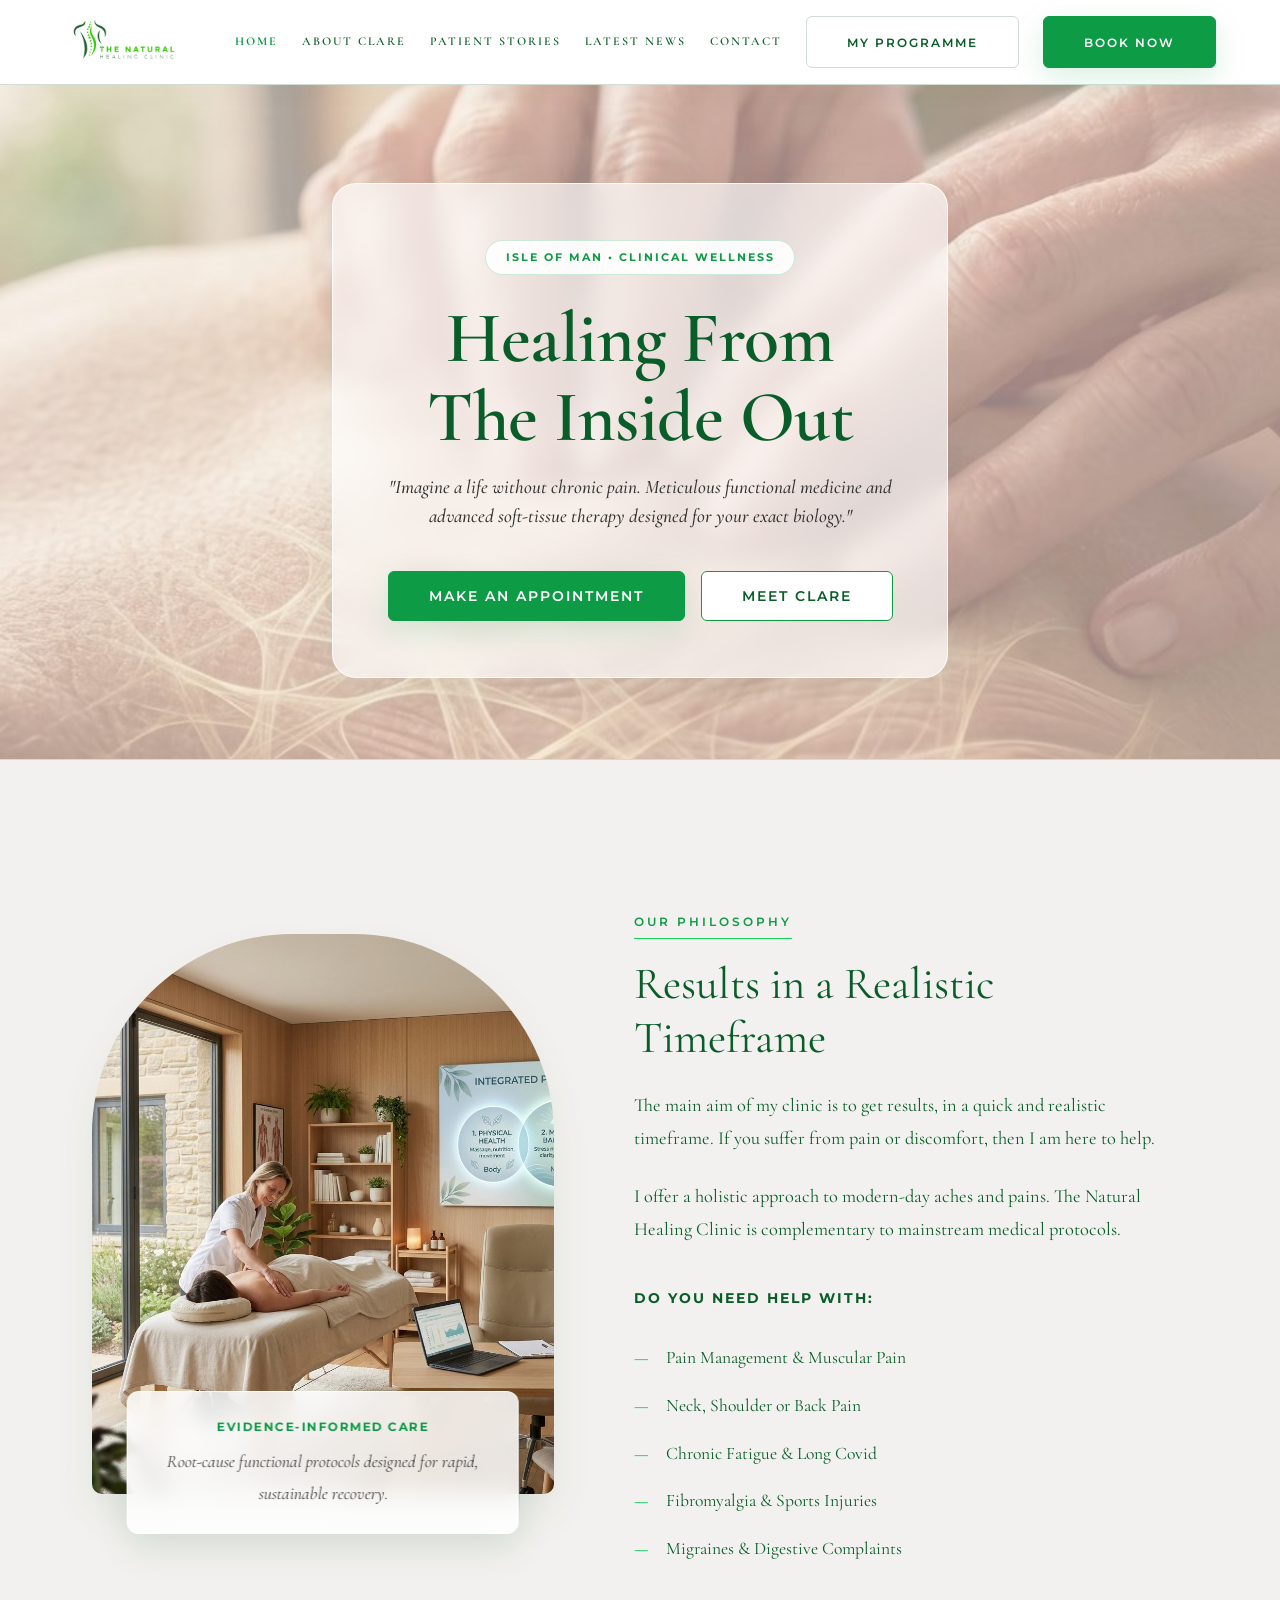
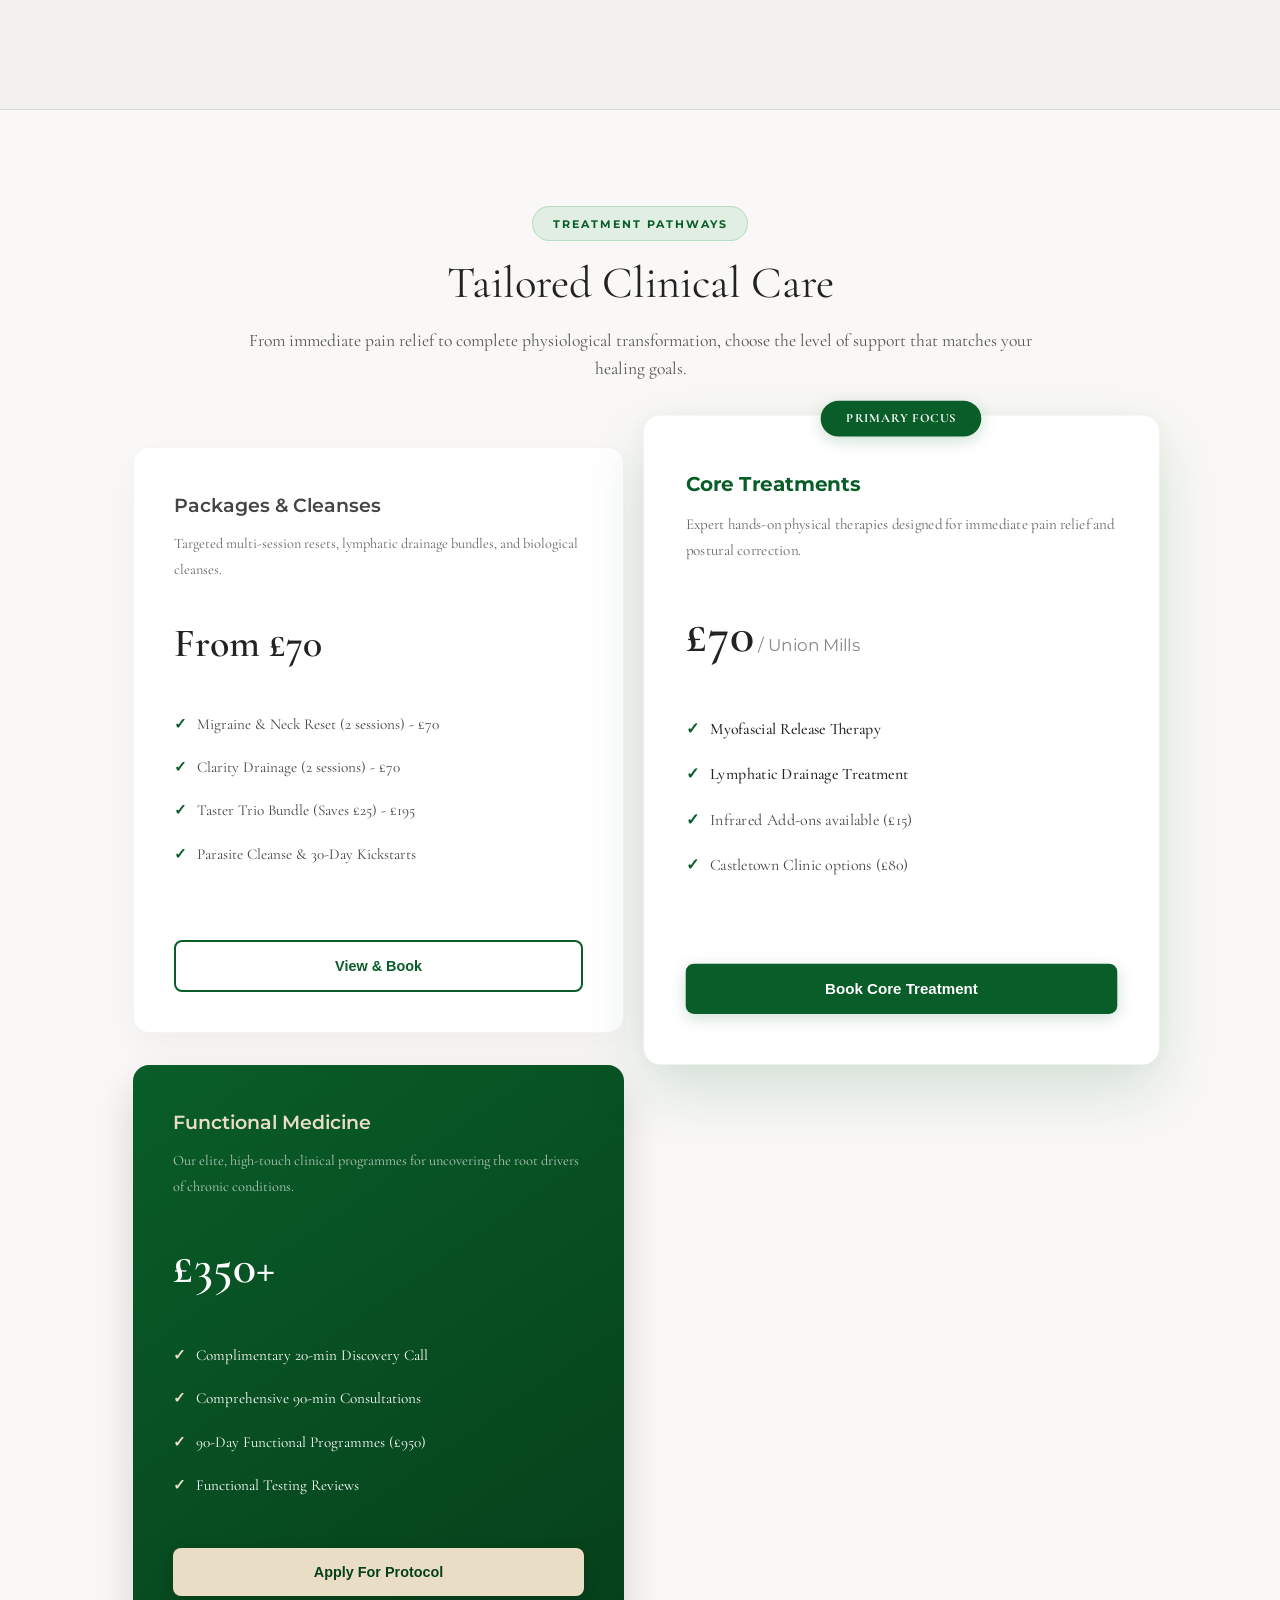
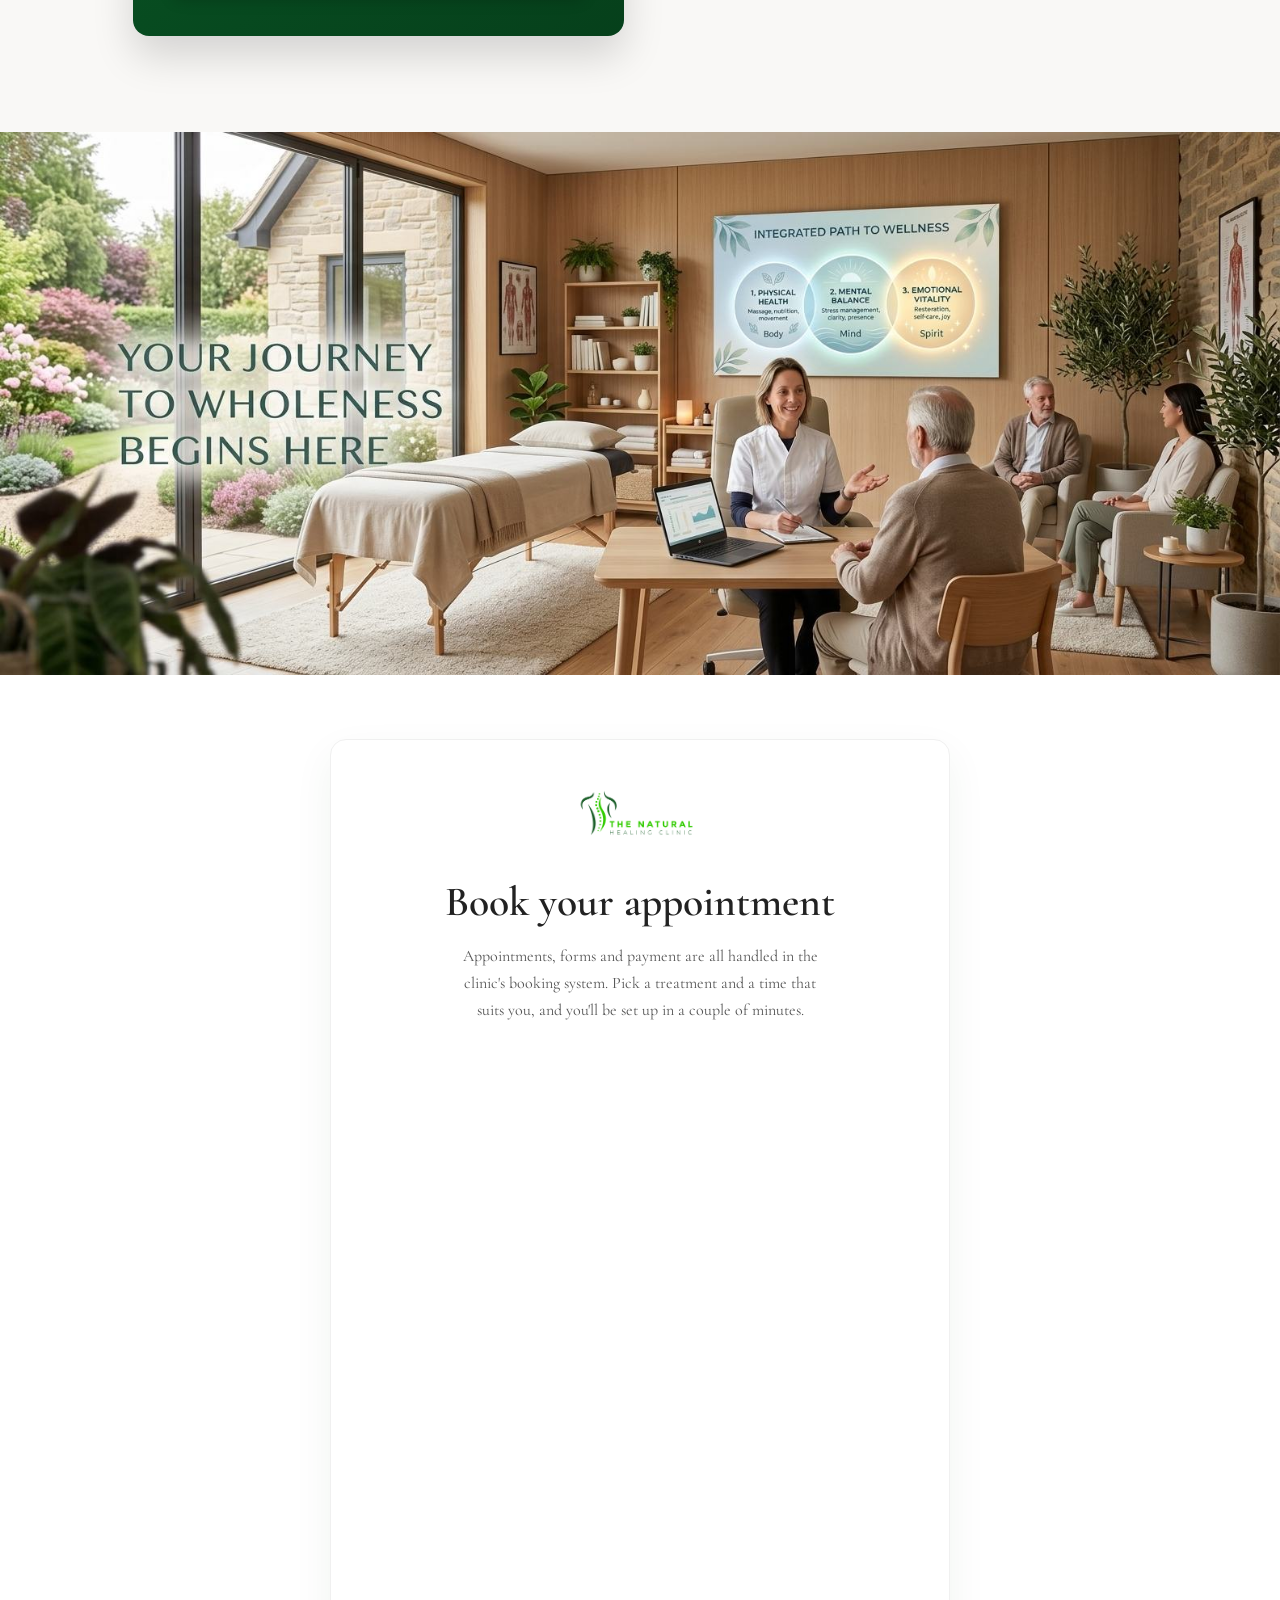
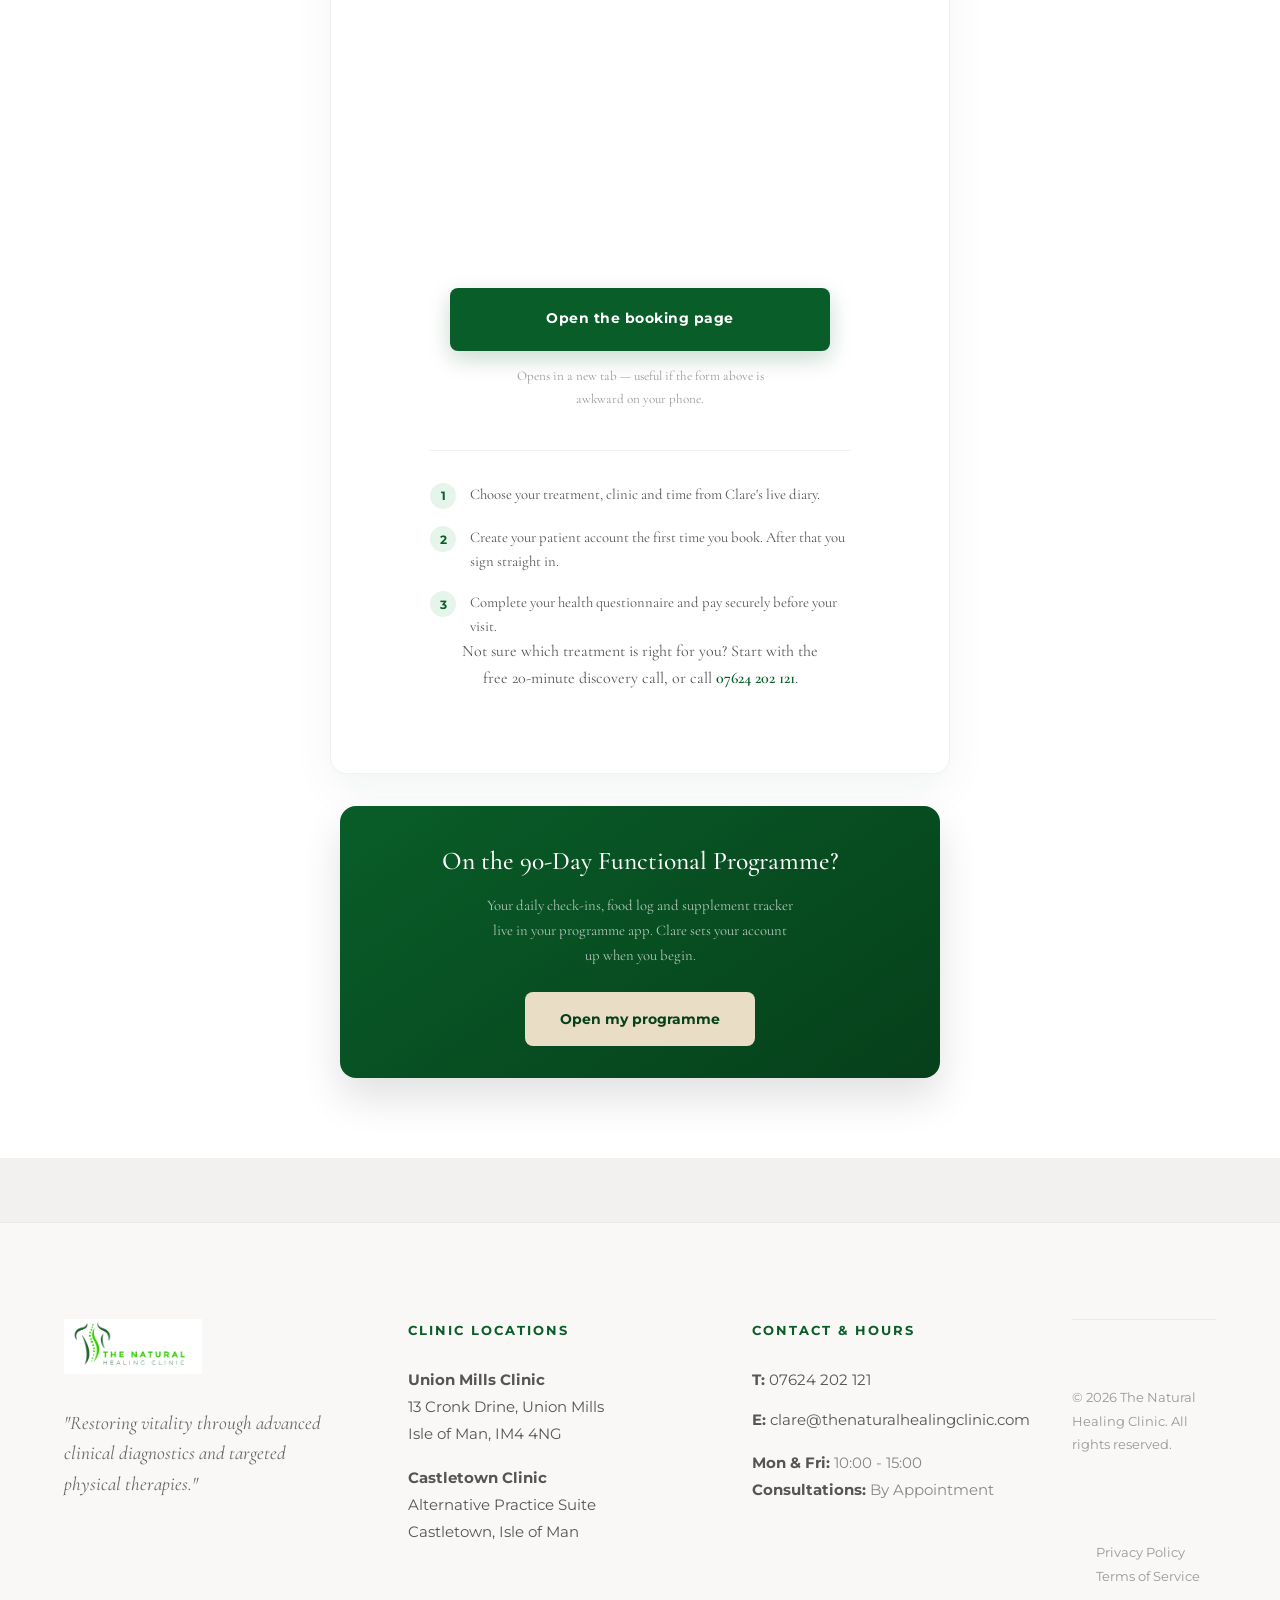
<file: index.html>
<!DOCTYPE html>
<html lang="en">
<head>
    <meta charset="UTF-8">
    <!-- Pinch-zoom deliberately enabled. Do not add user-scalable=no or maximum-scale. -->
    <meta name="viewport" content="width=device-width, initial-scale=1, viewport-fit=cover">
    <title>The Natural Healing Clinic | Isle of Man</title>
    <meta name="description" content="Functional medicine and advanced soft-tissue therapy on the Isle of Man. Clinics in Union Mills and Castletown.">

    <meta name="apple-mobile-web-app-capable" content="yes">
    <meta name="apple-mobile-web-app-status-bar-style" content="black-translucent">
    <meta name="apple-mobile-web-app-title" content="Clinic">

    <link rel="apple-touch-icon" href="./logo.png">
    <link rel="manifest" href="[data-uri]">

    <link href="https://fonts.googleapis.com/css2?family=Cormorant+Garamond:ital,wght@0,300;0,400;0,500;0,600;1,400&family=Montserrat:wght@300;400;500;600;700&display=swap" rel="stylesheet">

    <link rel="stylesheet" href="./style.css?version=100">

    <style>
        /* style.css sets user-select:none on body, which stops visitors copying
           the clinic address, phone number or email. Undone here. */
        body { -webkit-user-select: text; user-select: text; }

        nav {
            display: flex;
            justify-content: space-between;
            align-items: center;
            padding: 1rem 5%;
            background-color: #ffffff;
            position: sticky;
            top: 0;
            z-index: 1000;
        }
        .nav-brand-logo {
            height: 50px;
            width: auto;
            cursor: pointer;
        }
        .desktop-nav-links {
            display: flex;
            align-items: center;
            gap: 1.5rem;
        }

        .mobile-menu-btn {
            display: none;
            flex-direction: column;
            justify-content: space-around;
            width: 32px;
            height: 26px;
            background: transparent;
            border: none;
            cursor: pointer;
            padding: 0;
            z-index: 1001;
        }
        .mobile-menu-btn span {
            width: 100%;
            height: 3.5px;
            background-color: #095d28;
            border-radius: 2px;
        }

        .mobile-drawer {
            position: fixed;
            top: 0;
            right: -100%;
            width: 80%;
            max-width: 350px;
            height: 100vh;
            background: #ffffff;
            z-index: 99999;
            box-shadow: -5px 0 30px rgba(0,0,0,0.15);
            transition: right 0.3s ease-in-out;
            padding: 5rem 2rem 2rem 2rem;
            display: flex;
            flex-direction: column;
            gap: 1.5rem;
        }
        .mobile-drawer.open { right: 0; }
        .mobile-drawer-link {
            font-size: 1.1rem;
            font-weight: 600;
            color: #222;
            text-decoration: none;
            cursor: pointer;
            padding-bottom: 0.5rem;
            border-bottom: 1px solid #f0f0f0;
        }
        .mobile-drawer-link:hover { color: #095d28; }

        @media (max-width: 1024px) {
            .desktop-nav-links { display: none !important; }
            .mobile-menu-btn { display: flex !important; }
            .pricing-tier-bronze {
                transform: none !important;
                height: 100% !important;
            }
        }

        /* Visible keyboard focus — the whole site was missing this */
        a:focus-visible, button:focus-visible, .mobile-drawer-link:focus-visible {
            outline: 2px solid #095d28;
            outline-offset: 3px;
            border-radius: 6px;
        }

        /* Scroll reveal */
        .reveal {
            opacity: 0;
            transform: translateY(35px);
            transition: all 0.9s cubic-bezier(0.16, 1, 0.3, 1);
        }
        .reveal.active {
            opacity: 1;
            transform: translateY(0);
        }
        @media (prefers-reduced-motion: reduce) {
            .reveal { opacity: 1; transform: none; transition: none; }
            * { animation: none !important; }
        }

        /* ================= BOOKING HANDOFF ================= */
        .booking-card {
            background: #ffffff;
            border: 1px solid #f0f0f0;
            border-radius: 16px;
            padding: 3rem 2.5rem;
            box-shadow: 0 15px 40px rgba(9,93,40,0.06);
            text-align: center;
        }
        .booking-card h2 {
            font-family: 'Cormorant Garamond', serif;
            font-size: clamp(2rem, 6vw, 2.6rem);
            color: #222;
            margin-bottom: 1rem;
            font-weight: 600;
            line-height: 1.15;
        }
        .booking-card > p {
            color: #555;
            font-size: 1rem;
            line-height: 1.7;
            max-width: 46ch;
            margin: 0 auto 2rem auto;
        }
        #register-section { scroll-margin-top: 90px; }
        .better-inline-booking-widget { position: relative; overflow: hidden; }
        .better-inline-booking-widget iframe {
            position: absolute; top: 0; left: 0; width: 100%; height: 100%;
            border: 0; border-radius: 12px;
        }
        #booking-widget-wrap { margin-bottom: 2rem; }
        .booking-btn {
            display: inline-block;
            width: 100%;
            max-width: 380px;
            padding: 1.15rem 2rem;
            background: #095d28;
            color: #ffffff;
            border: none;
            border-radius: 8px;
            font-family: 'Montserrat', sans-serif;
            font-size: 0.9rem;
            font-weight: 700;
            letter-spacing: 0.5px;
            text-decoration: none;
            cursor: pointer;
            box-shadow: 0 8px 22px rgba(9,93,40,0.22);
            transition: background 0.2s ease;
        }
        .booking-btn:hover { background: #06401b; }
        .booking-steps {
            list-style: none;
            padding: 0;
            margin: 2.5rem auto 0 auto;
            max-width: 420px;
            text-align: left;
            border-top: 1px solid #f0f0f0;
            padding-top: 2rem;
        }
        .booking-steps li {
            display: flex;
            gap: 14px;
            align-items: flex-start;
            margin-bottom: 1.1rem;
            font-size: 0.92rem;
            color: #555;
            line-height: 1.6;
        }
        .booking-steps li:last-child { margin-bottom: 0; }
        .booking-steps .step-no {
            flex: none;
            width: 26px;
            height: 26px;
            border-radius: 50%;
            background: rgba(13,155,70,0.1);
            color: #095d28;
            font-size: 0.75rem;
            font-weight: 700;
            display: flex;
            align-items: center;
            justify-content: center;
            font-family: 'Montserrat', sans-serif;
        }
        .booking-alt {
            margin-top: 2rem;
            font-size: 0.9rem;
            color: #888;
            line-height: 1.8;
        }
        .booking-alt a {
            color: #095d28;
            font-weight: 600;
            text-decoration: none;
        }

        .programme-strip {
            max-width: 600px;
            margin: 2rem auto 0 auto;
            background: linear-gradient(145deg, #095d28, #06401b);
            border-radius: 16px;
            padding: 2rem 2.5rem;
            text-align: center;
            box-shadow: 0 20px 40px rgba(0,0,0,0.12);
        }
        .programme-strip h3 {
            font-family: 'Cormorant Garamond', serif;
            font-size: 1.6rem;
            color: #ffffff;
            font-weight: 500;
            margin-bottom: 0.6rem;
        }
        .programme-strip p {
            color: #b5c7bc;
            font-size: 0.92rem;
            line-height: 1.7;
            margin-bottom: 1.5rem;
            max-width: 44ch;
            margin-left: auto;
            margin-right: auto;
        }
        .programme-strip a {
            display: inline-block;
            padding: 0.9rem 2.2rem;
            background: #eaddc5;
            color: #06401b;
            border-radius: 8px;
            font-size: 0.85rem;
            font-weight: 700;
            text-decoration: none;
            font-family: 'Montserrat', sans-serif;
        }

        @media (max-width: 600px) {
            .booking-card { padding: 2.25rem 1.5rem; }
            .programme-strip { padding: 1.75rem 1.5rem; }
        }

        /* ================= FOOTER ================= */
        .clinic-footer {
            background-color: #f9f8f6;
            padding: 6rem 5% 3rem 5%;
            border-top: 1px solid #eaeaea;
            font-family: 'Montserrat', sans-serif;
            color: #555;
        }
        .footer-grid {
            max-width: 1200px;
            margin: 0 auto;
            display: grid;
            grid-template-columns: repeat(auto-fit, minmax(280px, 1fr));
            gap: 4rem;
            margin-bottom: 4rem;
        }
        .footer-brand img { height: 55px; margin-bottom: 1.5rem; }
        .footer-brand p {
            font-family: 'Cormorant Garamond', serif;
            font-style: italic;
            font-size: 1.2rem;
            line-height: 1.6;
            color: #666;
            max-width: 300px;
        }
        .footer-col h4 {
            font-size: 0.8rem;
            text-transform: uppercase;
            letter-spacing: 2px;
            color: #095d28;
            margin-bottom: 1.5rem;
            font-weight: 700;
        }
        .footer-col a {
            font-size: 0.95rem;
            line-height: 1.8;
            color: #555;
            text-decoration: none;
            display: block;
            margin-bottom: 0.8rem;
            transition: color 0.2s;
        }
        .footer-col p {
            font-size: 0.95rem;
            line-height: 1.8;
            color: #555;
            margin-bottom: 0.8rem;
        }
        .footer-col a:hover { color: #095d28; }
        .footer-bottom {
            max-width: 1200px;
            margin: 0 auto;
            padding-top: 2rem;
            border-top: 1px solid #eaeaea;
            display: flex;
            flex-wrap: wrap;
            justify-content: space-between;
            align-items: center;
            gap: 1rem;
            font-size: 0.8rem;
            color: #999;
        }
        .footer-bottom-links a {
            color: #999;
            text-decoration: none;
            margin-left: 1.5rem;
            transition: color 0.2s;
        }
        .footer-bottom-links a:hover { color: #095d28; }
        @media (max-width: 768px) {
            .clinic-footer { padding: 4rem 5% 2rem 5%; text-align: center; }
            .footer-grid { gap: 2.5rem; margin-bottom: 2rem; }
            .footer-brand img { margin: 0 auto 1.5rem auto; display: block; }
            .footer-brand p { margin: 0 auto; }
            .footer-bottom { flex-direction: column; gap: 1.5rem; }
            .footer-bottom-links {
                margin-top: 0;
                display: flex;
                justify-content: center;
                gap: 1.5rem;
            }
            .footer-bottom-links a { margin: 0; }
        }
    </style>
</head>
<body>

    <script>
        /* Booking lives in the Practice Better widget in #register-section.
           The direct link is kept as a fallback for anyone the widget fails. */
        const BOOKING_URL = 'https://l.bttr.to/Msx8s';

        function goBook() {
            const target = document.getElementById('register-section');
            if (target) {
                target.scrollIntoView({ behavior: 'smooth', block: 'start' });
            } else {
                window.open(BOOKING_URL, '_blank', 'noopener');
            }
        }

        /* If the widget script hasn't produced an iframe within 8 seconds —
           blocked script, content blocker, flaky connection — say so plainly
           and push people to the direct link rather than leaving a blank box. */
        window.addEventListener('load', function () {
            setTimeout(function () {
                const wrap = document.getElementById('booking-widget-wrap');
                const fallback = document.getElementById('booking-fallback');
                if (!wrap || !fallback) return;
                if (!wrap.querySelector('iframe')) {
                    wrap.hidden = true;
                    fallback.hidden = false;
                }
            }, 8000);
        });

        function toggleMobileMenu() {
            const drawer = document.getElementById('mobile-drawer');
            if (drawer) drawer.classList.toggle('open');
        }
    </script>

    <nav>
        <img src="./logo.png" alt="The Natural Healing Clinic" class="nav-brand-logo" onclick="location.href='./index.html'">

        <div class="desktop-nav-links">
            <span class="nav-link-text" style="color: var(--primary-sage); font-weight: 700;">Home</span>
            <span class="nav-link-text" onclick="location.href='./about.html'" style="cursor: pointer;">About Clare</span>
            <span class="nav-link-text" onclick="location.href='./testimonials.html'" style="cursor: pointer;">Patient Stories</span>
            <span class="nav-link-text" onclick="location.href='./news.html'" style="cursor: pointer;">Latest News</span>
            <span class="nav-link-text" onclick="location.href='./contact.html'" style="cursor: pointer;">Contact</span>
            <button type="button" class="btn btn-outline" onclick="location.href='./vip-login.html'">My Programme</button>
            <button type="button" class="btn" onclick="goBook()">Book Now</button>
        </div>

        <button type="button" class="mobile-menu-btn" aria-label="Open navigation menu" onclick="toggleMobileMenu()">
            <span></span><span></span><span></span>
        </button>
    </nav>

    <!-- MOBILE NAVIGATION DRAWER -->
    <div class="mobile-drawer" id="mobile-drawer">
        <span style="position: absolute; top: calc(1.5rem + env(safe-area-inset-top)); right: 2rem; font-size: 2rem; cursor: pointer; color: #222;" onclick="toggleMobileMenu()">✕</span>
        <span class="mobile-drawer-link" onclick="toggleMobileMenu(); location.href='./index.html'">Home</span>
        <span class="mobile-drawer-link" onclick="toggleMobileMenu(); location.href='./about.html'">About Clare</span>
        <span class="mobile-drawer-link" onclick="toggleMobileMenu(); location.href='./testimonials.html'">Patient Stories</span>
        <span class="mobile-drawer-link" onclick="toggleMobileMenu(); location.href='./news.html'">Latest News</span>
        <span class="mobile-drawer-link" onclick="toggleMobileMenu(); location.href='./contact.html'">Contact</span>
        <span class="mobile-drawer-link" onclick="toggleMobileMenu(); location.href='./vip-login.html'" style="color: #095d28; font-weight: 700;">My Programme</span>
        <span class="mobile-drawer-link" onclick="toggleMobileMenu(); goBook()" style="color: #095d28; font-weight: 700;">Book Now</span>
    </div>

    <!-- ================= HOME SCREEN ================= -->
    <div id="screen-home" class="page-screen visible" style="display: block; position: static;">

        <!-- HERO SECTION -->
        <section class="hero" id="home-hero" style="position: relative; padding: 6rem 5% 5rem 5%; text-align: center; background: url('./Back.jpg') center/cover no-repeat; border-bottom: 1px solid var(--secondary-sand); display: flex; flex-direction: column; align-items: center; justify-content: center; min-height: 75vh;">

            <div style="position: absolute; top: 0; left: 0; right: 0; bottom: 0; background: rgba(243, 241, 239, 0.55); z-index: 1;"></div>

            <div class="reveal" style="position: relative; z-index: 2; max-width: 800px; margin: 0 auto; display: flex; flex-direction: column; align-items: center; background: rgba(255, 255, 255, 0.65); backdrop-filter: blur(12px); -webkit-backdrop-filter: blur(12px); border: 1px solid rgba(255,255,255,0.8); padding: 3.5rem 2rem; border-radius: 24px; box-shadow: 0 10px 40px rgba(9,93,40,0.06);">

                <span style="display: inline-block; padding: 0.4rem 1.2rem; background: rgba(255, 255, 255, 0.9); border: 1px solid rgba(13, 155, 70, 0.2); border-radius: 30px; font-family: 'Montserrat', sans-serif; font-size: 0.7rem; font-weight: 700; color: var(--primary-sage); text-transform: uppercase; letter-spacing: 2px; margin-bottom: 1.5rem;">Isle of Man • Clinical Wellness</span>

                <h1 style="font-size: clamp(2.8rem, 8vw, 4.5rem); margin-bottom: 1rem; color: var(--text-main); line-height: 1.1; font-weight: 600;">Healing From<br>The Inside Out</h1>

                <p style="font-size: 1.2rem; color: #333; font-style: italic; margin: 0 auto 2.5rem auto; font-family: 'Cormorant Garamond', serif; max-width: 550px; line-height: 1.5; font-weight: 500;">"Imagine a life without chronic pain. Meticulous functional medicine and advanced soft-tissue therapy designed for your exact biology."</p>

                <div style="display: flex; gap: 1rem; justify-content: center; flex-wrap: wrap; width: 100%;">
                    <button type="button" class="btn" style="padding: 1rem 2.5rem; font-size: 0.85rem;" onclick="goBook()">Make An Appointment</button>
                    <button type="button" class="btn btn-outline" style="padding: 1rem 2.5rem; font-size: 0.85rem; background: white; border-color: var(--primary-sage);" onclick="location.href='./about.html'">Meet Clare</button>
                </div>

            </div>
        </section>

        <section class="section">
            <div class="section-image-wrapper reveal" style="position: relative; padding-bottom: 2.5rem;">
                <div style="overflow: hidden; border-radius: 200px 200px 10px 10px; box-shadow: 0 20px 40px rgba(9,93,40,0.08); height: 560px; position: relative;">
                    <img src="./Practicing.jpg"
                         alt="Treatment room at the clinic, with a therapist working on a patient"
                         width="896" height="1195" loading="lazy"
                         style="width: 100%; height: 100%; object-fit: cover; object-position: center 40%;">
                </div>
                <div style="position: absolute; bottom: 0; left: 50%; transform: translateX(-50%); background: rgba(255, 255, 255, 0.85); backdrop-filter: blur(12px); border: 1px solid rgba(255,255,255,0.8); padding: 1.5rem 2rem; border-radius: 12px; width: 85%; text-align: center; box-shadow: 0 15px 35px rgba(9,93,40,0.12); z-index: 10;">
                    <span style="font-family: 'Montserrat', sans-serif; font-size: 0.75rem; font-weight: 700; color: var(--primary-sage); text-transform: uppercase; letter-spacing: 1.5px; display: block; margin-bottom: 0.5rem;">Evidence-Informed Care</span>
                    <p style="font-family: 'Cormorant Garamond', serif; font-style: italic; color: #444; margin: 0; font-size: 1.1rem;">Root-cause functional protocols designed for rapid, sustainable recovery.</p>
                </div>
            </div>

            <div class="section-text reveal" style="padding-top: 1rem; transition-delay: 0.1s;">
                <span class="section-subtitle">Our Philosophy</span>
                <h2>Results in a Realistic Timeframe</h2>
                <p style="margin-bottom: 1.5rem;">The main aim of my clinic is to get results, in a quick and realistic timeframe. If you suffer from pain or discomfort, then I am here to help.</p>
                <p style="margin-bottom: 2.5rem;">I offer a holistic approach to modern-day aches and pains. The Natural Healing Clinic is complementary to mainstream medical protocols.</p>
                <h4 style="margin-bottom: 1.5rem; color: var(--text-main); font-size: 0.85rem; text-transform: uppercase; letter-spacing: 2px;">Do You Need Help With:</h4>
                <ul class="help-list">
                    <li>Pain Management &amp; Muscular Pain</li>
                    <li>Neck, Shoulder or Back Pain</li>
                    <li>Chronic Fatigue &amp; Long Covid</li>
                    <li>Fibromyalgia &amp; Sports Injuries</li>
                    <li>Migraines &amp; Digestive Complaints</li>
                </ul>
            </div>
        </section>

        <!-- ================= TIERED CLINICAL SERVICES ================= -->
        <section class="pricing-section" style="padding-top: 6rem; padding-bottom: 6rem; background: #f9f8f6;">
            <div class="reveal" style="text-align: center; max-width: 800px; margin: 0 auto 4rem auto;">
                <span style="display: inline-block; padding: 0.4rem 1.2rem; background: rgba(13, 155, 70, 0.1); border: 1px solid rgba(13, 155, 70, 0.2); border-radius: 30px; font-family: 'Montserrat', sans-serif; font-size: 0.7rem; font-weight: 700; color: #095d28; text-transform: uppercase; letter-spacing: 2px; margin-bottom: 1rem;">Treatment Pathways</span>
                <h2 style="font-family: 'Cormorant Garamond', serif; font-size: 2.8rem; color: #222; margin-bottom: 1rem;">Tailored Clinical Care</h2>
                <p style="color: #555; font-size: 1.1rem; line-height: 1.6;">From immediate pain relief to complete physiological transformation, choose the level of support that matches your healing goals.</p>
            </div>

            <div style="max-width: 1150px; margin: 0 auto; padding: 0 5%; display: grid; grid-template-columns: repeat(auto-fit, minmax(320px, 1fr)); gap: 2rem; align-items: center;">

                <!-- TIER 2: Packages & Cleanses (Silver) -->
                <div class="reveal" style="background: white; border-radius: 16px; padding: 2.5rem; border: 1px solid rgba(0,0,0,0.04); box-shadow: 0 15px 35px rgba(0,0,0,0.04); display: flex; flex-direction: column; height: 100%;">
                    <h3 style="font-family: 'Montserrat', sans-serif; font-size: 1.2rem; color: #444; margin-bottom: 0.5rem; font-weight: 600;">Packages &amp; Cleanses</h3>
                    <p style="color: #666; font-size: 0.9rem; margin-bottom: 1.5rem; min-height: 40px;">Targeted multi-session resets, lymphatic drainage bundles, and biological cleanses.</p>
                    <div style="font-size: 2.5rem; font-family: 'Cormorant Garamond', serif; color: #222; margin-bottom: 2rem; font-weight: 600;">From £70</div>
                    <ul style="list-style: none; padding: 0; margin: 0 0 2rem 0; flex-grow: 1;">
                        <li style="margin-bottom: 1rem; color: #444; font-size: 0.95rem; display: flex; align-items: flex-start; gap: 10px;"><span style="color: #095d28; font-weight: bold;">✓</span> Migraine &amp; Neck Reset (2 sessions) - £70</li>
                        <li style="margin-bottom: 1rem; color: #444; font-size: 0.95rem; display: flex; align-items: flex-start; gap: 10px;"><span style="color: #095d28; font-weight: bold;">✓</span> Clarity Drainage (2 sessions) - £70</li>
                        <li style="margin-bottom: 1rem; color: #444; font-size: 0.95rem; display: flex; align-items: flex-start; gap: 10px;"><span style="color: #095d28; font-weight: bold;">✓</span> Taster Trio Bundle (Saves £25) - £195</li>
                        <li style="margin-bottom: 1rem; color: #444; font-size: 0.95rem; display: flex; align-items: flex-start; gap: 10px;"><span style="color: #095d28; font-weight: bold;">✓</span> Parasite Cleanse &amp; 30-Day Kickstarts</li>
                    </ul>
                    <button type="button" style="margin-top: auto; width: 100%; padding: 1rem; background: white; color: #095d28; border: 2px solid #095d28; border-radius: 8px; font-size: 0.9rem; font-weight: 700; cursor: pointer; transition: all 0.2s ease;" onclick="goBook()">View &amp; Book</button>
                </div>

                <!-- TIER 1: Core Treatments (Bronze) -->
                <div class="pricing-tier-bronze reveal" style="background: #ffffff; border-radius: 16px; padding: 3rem 2.5rem; border: none; box-shadow: 0 25px 60px rgba(9,93,40,0.15), 0 0 20px rgba(9,93,40,0.03); position: relative; transform: scale(1.05); z-index: 2; display: flex; flex-direction: column; height: calc(100% + 2rem); transition-delay: 0.1s;">
                    <div style="position: absolute; top: -14px; left: 50%; transform: translateX(-50%); background: #095d28; color: white; padding: 0.4rem 1.5rem; border-radius: 20px; font-size: 0.75rem; font-weight: 700; letter-spacing: 1px; text-transform: uppercase; box-shadow: 0 4px 15px rgba(9,93,40,0.2);">Primary Focus</div>
                    <h3 style="font-family: 'Montserrat', sans-serif; font-size: 1.2rem; color: #095d28; margin-bottom: 0.5rem; font-weight: 700;">Core Treatments</h3>
                    <p style="color: #666; font-size: 0.9rem; margin-bottom: 1.5rem; min-height: 40px;">Expert hands-on physical therapies designed for immediate pain relief and postural correction.</p>
                    <div style="font-size: 3rem; font-family: 'Cormorant Garamond', serif; color: #222; margin-bottom: 2rem; font-weight: 600;">£70<span style="font-size: 1rem; color: #888; font-family: 'Montserrat', sans-serif; font-weight: 400;"> / Union Mills</span></div>
                    <ul style="list-style: none; padding: 0; margin: 0 0 2rem 0; flex-grow: 1;">
                        <li style="margin-bottom: 1rem; color: #222; font-size: 0.95rem; display: flex; align-items: flex-start; gap: 10px; font-weight: 500;"><span style="color: #095d28; font-weight: bold;">✓</span> Myofascial Release Therapy</li>
                        <li style="margin-bottom: 1rem; color: #222; font-size: 0.95rem; display: flex; align-items: flex-start; gap: 10px; font-weight: 500;"><span style="color: #095d28; font-weight: bold;">✓</span> Lymphatic Drainage Treatment</li>
                        <li style="margin-bottom: 1rem; color: #444; font-size: 0.95rem; display: flex; align-items: flex-start; gap: 10px;"><span style="color: #095d28; font-weight: bold;">✓</span> Infrared Add-ons available (£15)</li>
                        <li style="margin-bottom: 1rem; color: #444; font-size: 0.95rem; display: flex; align-items: flex-start; gap: 10px;"><span style="color: #095d28; font-weight: bold;">✓</span> Castletown Clinic options (£80)</li>
                    </ul>
                    <button type="button" style="margin-top: auto; width: 100%; padding: 1rem; background: #095d28; color: white; border: none; border-radius: 8px; font-size: 0.9rem; font-weight: 700; cursor: pointer; box-shadow: 0 4px 15px rgba(9,93,40,0.2); transition: all 0.2s ease;" onclick="goBook()">Book Core Treatment</button>
                </div>

                <!-- TIER 3: Functional Medicine (Gold) -->
                <div class="reveal" style="background: linear-gradient(145deg, #095d28, #06401b); border-radius: 16px; padding: 2.5rem; border: none; box-shadow: 0 20px 40px rgba(0,0,0,0.15); display: flex; flex-direction: column; height: 100%; transition-delay: 0.2s;">
                    <h3 style="font-family: 'Montserrat', sans-serif; font-size: 1.2rem; color: #eaddc5; margin-bottom: 0.5rem; font-weight: 600;">Functional Medicine</h3>
                    <p style="color: #b5c7bc; font-size: 0.9rem; margin-bottom: 1.5rem; min-height: 40px;">Our elite, high-touch clinical programmes for uncovering the root drivers of chronic conditions.</p>
                    <div style="font-size: 3rem; font-family: 'Cormorant Garamond', serif; color: white; margin-bottom: 2rem; font-weight: 600;">£350+</div>
                    <ul style="list-style: none; padding: 0; margin: 0 0 2rem 0; flex-grow: 1;">
                        <li style="margin-bottom: 1rem; color: #fff; font-size: 0.95rem; display: flex; align-items: flex-start; gap: 10px;"><span style="color: #eaddc5; font-weight: bold;">✓</span> Complimentary 20-min Discovery Call</li>
                        <li style="margin-bottom: 1rem; color: #fff; font-size: 0.95rem; display: flex; align-items: flex-start; gap: 10px;"><span style="color: #eaddc5; font-weight: bold;">✓</span> Comprehensive 90-min Consultations</li>
                        <li style="margin-bottom: 1rem; color: #fff; font-size: 0.95rem; display: flex; align-items: flex-start; gap: 10px;"><span style="color: #eaddc5; font-weight: bold;">✓</span> 90-Day Functional Programmes (£950)</li>
                        <li style="margin-bottom: 1rem; color: #fff; font-size: 0.95rem; display: flex; align-items: flex-start; gap: 10px;"><span style="color: #eaddc5; font-weight: bold;">✓</span> Functional Testing Reviews</li>
                    </ul>
                    <button type="button" style="margin-top: auto; width: 100%; padding: 1rem; background: #eaddc5; color: #06401b; border: none; border-radius: 8px; font-size: 0.9rem; font-weight: 700; cursor: pointer; box-shadow: 0 4px 15px rgba(0,0,0,0.2); transition: all 0.2s ease;" onclick="goBook()">Apply For Protocol</button>
                </div>

            </div>
        </section>

        <!-- Desk.jpg carries its own headline, so it runs full width and uncropped.
             Nothing is overlaid on it. -->
        <div class="reveal" style="line-height: 0; background: var(--card-bg);">
            <img src="./Desk.jpg"
                 alt="Your journey to wholeness begins here"
                 width="1584" height="672" loading="lazy"
                 style="width: 100%; height: auto; display: block;">
        </div>

        <!-- ================= BOOKING ================= -->
        <div id="register-section" style="padding: 4rem 5% 5rem 5%; background: var(--card-bg); border-top: none;">
            <div class="reveal" style="max-width: 620px; margin: 0 auto;">

                <div class="booking-card">
                    <img src="./logo.png" alt="" style="height: 56px; width: auto; object-fit: contain; margin-bottom: 1.5rem;">

                    <h2>Book your appointment</h2>

                    <p>Appointments, forms and payment are all handled in the clinic's booking system. Pick a treatment and a time that suits you, and you'll be set up in a couple of minutes.</p>

                    <!-- Practice Better Booking Widget: start -->
                    <div id="booking-widget-wrap">
                        <div class="better-inline-booking-widget"
                             data-url="https://my.practicebetter.io"
                             data-booking-page="6a5337395d5349e9b7b5afc8"
                             data-hash="6a2f054a9c7118556a60266a"
                             data-theme="32a363"
                             data-theme-accent="33cc33"
                             data-scrollbar-visible="false"
                             style="width:100%;max-width:550px;height:800px;margin:0 auto;"></div>
                    </div>
                    <!-- Practice Better Booking Widget: end -->

                    <div id="booking-fallback" hidden>
                        <p style="color:#8a3a32;font-size:0.9rem;line-height:1.6;margin-bottom:1.5rem;">
                            The booking form isn't loading. You can book on the clinic's booking page instead.
                        </p>
                    </div>

                    <a href="https://l.bttr.to/Msx8s" class="booking-btn" target="_blank" rel="noopener noreferrer">Open the booking page</a>
                    <p style="font-size:0.82rem;color:#999;margin-top:0.9rem;">Opens in a new tab &mdash; useful if the form above is awkward on your phone.</p>

                    <ul class="booking-steps">
                        <li>
                            <span class="step-no" aria-hidden="true">1</span>
                            <span>Choose your treatment, clinic and time from Clare's live diary.</span>
                        </li>
                        <li>
                            <span class="step-no" aria-hidden="true">2</span>
                            <span>Create your patient account the first time you book. After that you sign straight in.</span>
                        </li>
                        <li>
                            <span class="step-no" aria-hidden="true">3</span>
                            <span>Complete your health questionnaire and pay securely before your visit.</span>
                        </li>
                    </ul>

                    <p class="booking-alt">
                        Not sure which treatment is right for you? Start with the free 20-minute discovery call, or
                        call <a href="tel:07624202121">07624 202 121</a>.
                    </p>
                </div>

                <div class="programme-strip">
                    <h3>On the 90-Day Functional Programme?</h3>
                    <p>Your daily check-ins, food log and supplement tracker live in your programme app. Clare sets your account up when you begin.</p>
                    <a href="./vip-login.html">Open my programme</a>
                </div>

            </div>
        </div>

    </div>

    <!-- ================= FOOTER ================= -->
    <footer class="clinic-footer reveal">
        <div class="footer-grid">

            <div class="footer-brand">
                <img src="./logo.png" alt="The Natural Healing Clinic">
                <p>"Restoring vitality through advanced clinical diagnostics and targeted physical therapies."</p>
            </div>

            <div class="footer-col">
                <h4>Clinic Locations</h4>
                <a href="https://maps.apple.com/?q=13+Cronk+Drine,+Union+Mills,+Isle+of+Man,+IM4+4NG" target="_blank" rel="noopener noreferrer">
                    <strong>Union Mills Clinic</strong><br>
                    13 Cronk Drine, Union Mills<br>
                    Isle of Man, IM4 4NG
                </a>
                <a href="https://maps.apple.com/?q=Castletown,+Isle+of+Man" target="_blank" rel="noopener noreferrer" style="margin-top: 1rem;">
                    <strong>Castletown Clinic</strong><br>
                    Alternative Practice Suite<br>
                    Castletown, Isle of Man
                </a>
            </div>

            <div class="footer-col">
                <h4>Contact &amp; Hours</h4>
                <a href="tel:07624202121"><strong>T:</strong> 07624 202 121</a>
                <a href="mailto:clare@thenaturalhealingclinic.com"><strong>E:</strong> clare@thenaturalhealingclinic.com</a>
                <p style="margin-top: 1rem; color: #888; line-height: 1.8;">
                    <strong style="color: #555;">Mon &amp; Fri:</strong> 10:00 - 15:00<br>
                    <strong style="color: #555;">Consultations:</strong> By Appointment
                </p>
            </div>

        </div>

        <div class="footer-bottom">
            <div>&copy; 2026 The Natural Healing Clinic. All rights reserved.</div>
            <div class="footer-bottom-links">
                <a href="./privacy.html">Privacy Policy</a>
                <a href="./terms.html">Terms of Service</a>
            </div>
        </div>
    </footer>

    <script src="https://cdn.practicebetter.io/assets/js/booking.widget.js"></script>

    <!-- Clear the old service worker and its caches.
         The previous sw.js cached app.html and the old stylesheet, so returning
         visitors would keep seeing the old site. This removes it. If a proper
         offline cache is wanted later, add a fresh sw.js and register it here. -->
    <script>
        if ('serviceWorker' in navigator) {
            navigator.serviceWorker.getRegistrations()
                .then(regs => regs.forEach(r => r.unregister()))
                .catch(() => {});
        }
        if (window.caches && caches.keys) {
            caches.keys().then(keys => keys.forEach(k => caches.delete(k))).catch(() => {});
        }
    </script>

    <!-- Scroll reveal -->
    <script>
        document.addEventListener("DOMContentLoaded", function () {
            const items = document.querySelectorAll('.reveal');
            if (!('IntersectionObserver' in window)) {
                items.forEach(el => el.classList.add('active'));
                return;
            }
            const observer = new IntersectionObserver((entries) => {
                entries.forEach((entry) => {
                    if (entry.isIntersecting) entry.target.classList.add('active');
                });
            }, { threshold: 0.1 });
            items.forEach((el) => observer.observe(el));
        });
    </script>

</body>
</html>
</file>
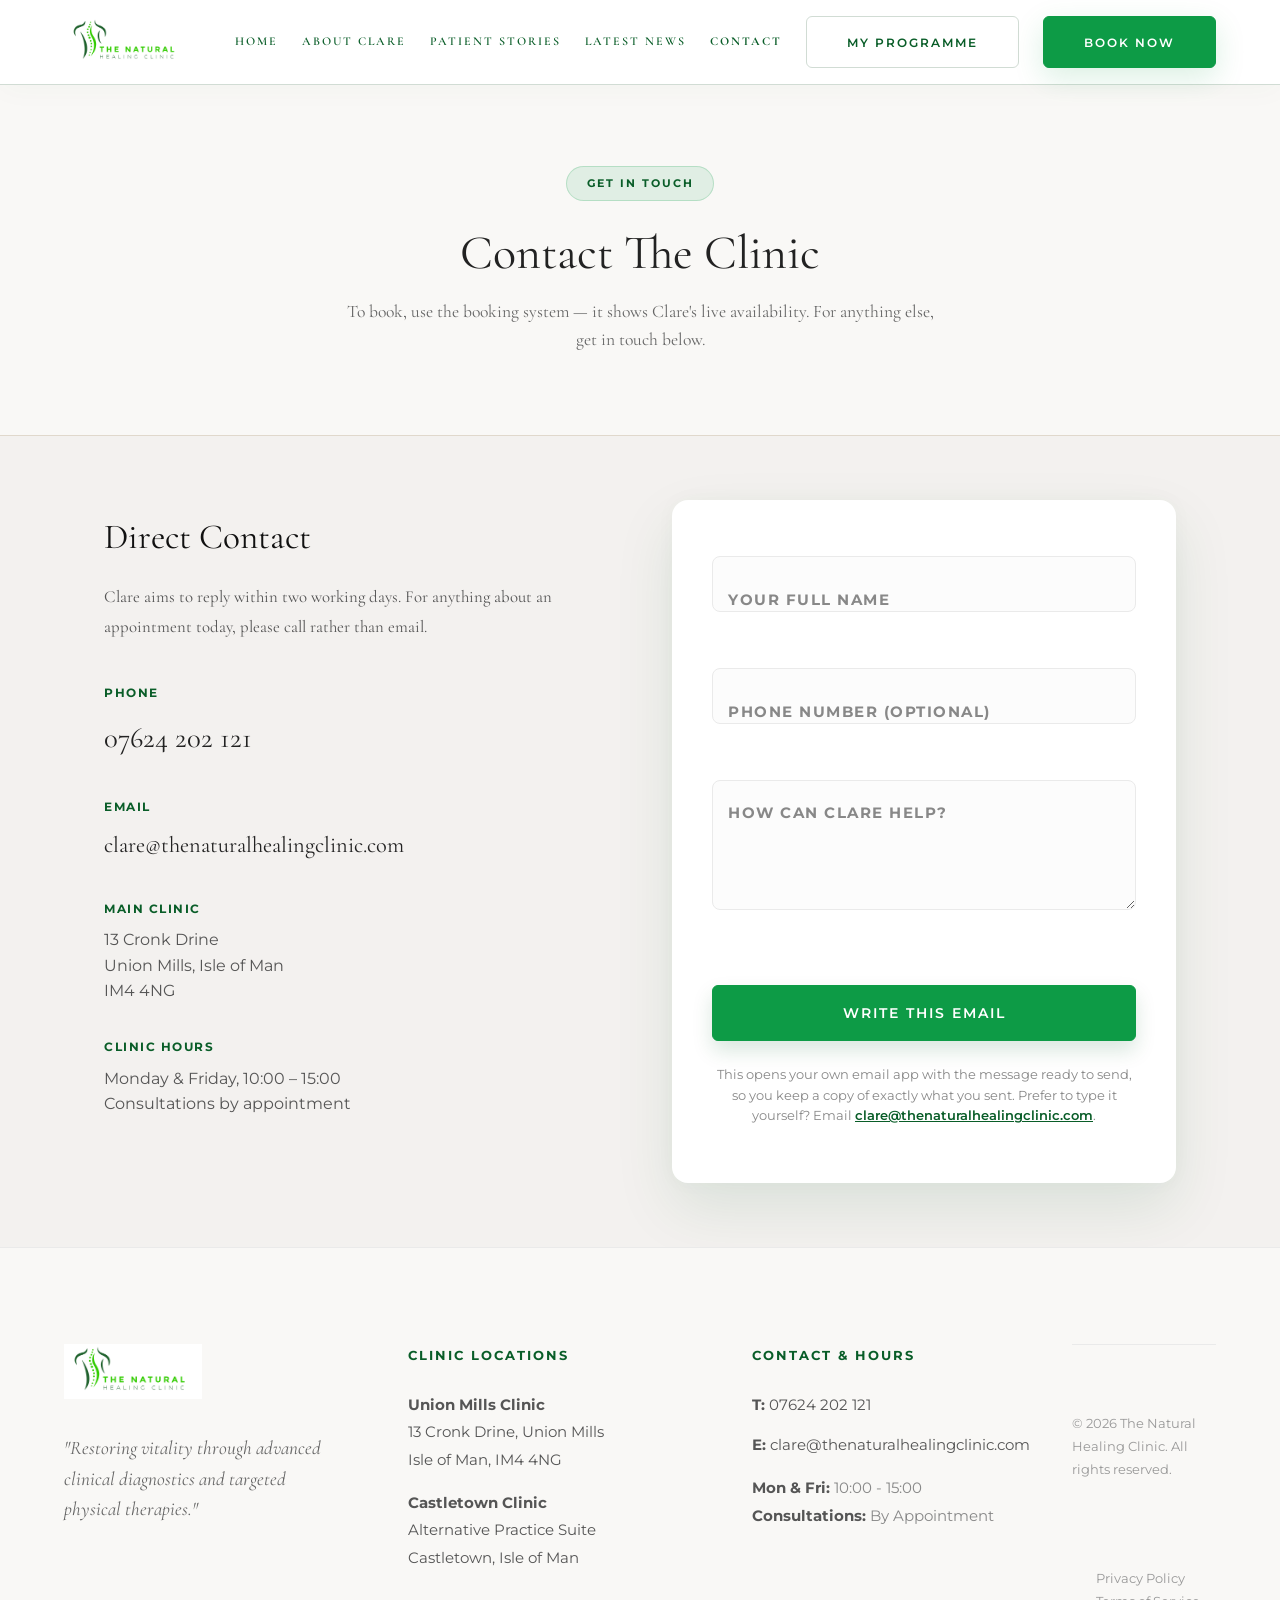
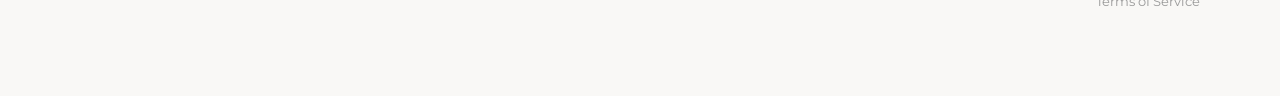
<file: contact.html>
<!DOCTYPE html>
<html lang="en">
<head>
    <meta charset="UTF-8">
    <!-- Pinch-zoom deliberately enabled. Do not add user-scalable=no or maximum-scale. -->
    <meta name="viewport" content="width=device-width, initial-scale=1, viewport-fit=cover">
    <title>Contact | The Natural Healing Clinic</title>

    <link rel="apple-touch-icon" href="./logo.png">
    <link href="https://fonts.googleapis.com/css2?family=Cormorant+Garamond:ital,wght@0,300;0,400;0,500;0,600;1,400&family=Montserrat:wght@300;400;500;600;700&display=swap" rel="stylesheet">
    <link rel="stylesheet" href="./style.css?version=100">

    <style>
        /* style.css sets user-select:none on body, which stops visitors copying
           the clinic address, phone number or email. Undone here. */
        body { -webkit-user-select: text; user-select: text; }

        nav {
            display: flex;
            justify-content: space-between;
            align-items: center;
            padding: 1rem 5%;
            background-color: #ffffff;
            position: sticky;
            top: 0;
            z-index: 1000;
        }
        .nav-brand-logo { height: 50px; width: auto; cursor: pointer; }
        .desktop-nav-links { display: flex; align-items: center; gap: 1.5rem; }

        .mobile-menu-btn {
            display: none;
            flex-direction: column;
            justify-content: space-around;
            width: 32px;
            height: 26px;
            background: transparent;
            border: none;
            cursor: pointer;
            padding: 0;
            z-index: 1001;
        }
        .mobile-menu-btn span {
            width: 100%;
            height: 3.5px;
            background-color: #095d28;
            border-radius: 2px;
        }

        .mobile-drawer {
            position: fixed;
            top: 0;
            right: -100%;
            width: 80%;
            max-width: 350px;
            height: 100vh;
            background: #ffffff;
            z-index: 99999;
            box-shadow: -5px 0 30px rgba(0,0,0,0.15);
            transition: right 0.3s ease-in-out;
            padding: 5rem 2rem 2rem 2rem;
            display: flex;
            flex-direction: column;
            gap: 1.5rem;
        }
        .mobile-drawer.open { right: 0; }
        .mobile-drawer-link {
            font-size: 1.1rem;
            font-weight: 600;
            color: #222;
            text-decoration: none;
            cursor: pointer;
            padding-bottom: 0.5rem;
            border-bottom: 1px solid #f0f0f0;
        }
        .mobile-drawer-link:hover { color: #095d28; }

        @media (max-width: 1024px) {
            .desktop-nav-links { display: none !important; }
            .mobile-menu-btn { display: flex !important; }
        }

        a:focus-visible, button:focus-visible, .mobile-drawer-link:focus-visible,
        .nav-link-text:focus-visible {
            outline: 2px solid #095d28;
            outline-offset: 3px;
            border-radius: 6px;
        }

        .reveal {
            opacity: 0;
            transform: translateY(35px);
            transition: all 0.9s cubic-bezier(0.16, 1, 0.3, 1);
        }
        .reveal.active { opacity: 1; transform: translateY(0); }
        @media (prefers-reduced-motion: reduce) {
            .reveal { opacity: 1; transform: none; transition: none; }
            * { animation: none !important; }
        }

        .clinic-footer {
            background-color: #f9f8f6;
            padding: 6rem 5% 3rem 5%;
            border-top: 1px solid #eaeaea;
            font-family: 'Montserrat', sans-serif;
            color: #555;
            margin-top: 4rem;
        }
        .footer-grid {
            max-width: 1200px;
            margin: 0 auto;
            display: grid;
            grid-template-columns: repeat(auto-fit, minmax(280px, 1fr));
            gap: 4rem;
            margin-bottom: 4rem;
        }
        .footer-brand img { height: 55px; margin-bottom: 1.5rem; }
        .footer-brand p {
            font-family: 'Cormorant Garamond', serif;
            font-style: italic;
            font-size: 1.2rem;
            line-height: 1.6;
            color: #666;
            max-width: 300px;
        }
        .footer-col h4 {
            font-size: 0.8rem;
            text-transform: uppercase;
            letter-spacing: 2px;
            color: #095d28;
            margin-bottom: 1.5rem;
            font-weight: 700;
        }
        .footer-col a {
            font-size: 0.95rem;
            line-height: 1.8;
            color: #555;
            text-decoration: none;
            display: block;
            margin-bottom: 0.8rem;
            transition: color 0.2s;
        }
        .footer-col p {
            font-size: 0.95rem;
            line-height: 1.8;
            color: #555;
            margin-bottom: 0.8rem;
        }
        .footer-col a:hover { color: #095d28; }
        .footer-bottom {
            max-width: 1200px;
            margin: 0 auto;
            padding-top: 2rem;
            border-top: 1px solid #eaeaea;
            display: flex;
            flex-wrap: wrap;
            justify-content: space-between;
            align-items: center;
            gap: 1rem;
            font-size: 0.8rem;
            color: #999;
        }
        .footer-bottom-links a {
            color: #999;
            text-decoration: none;
            margin-left: 1.5rem;
            transition: color 0.2s;
        }
        .footer-bottom-links a:hover { color: #095d28; }
        @media (max-width: 768px) {
            .clinic-footer { padding: 4rem 5% 2rem 5%; text-align: center; }
            .footer-grid { grid-template-columns: 1fr; gap: 2.5rem; margin-bottom: 2rem; }
            .footer-brand img { margin: 0 auto 1.5rem auto; display: block; }
            .footer-brand p { margin: 0 auto; }
            .footer-col { text-align: center; }
            .footer-bottom { flex-direction: column; gap: 1.5rem; }
            .footer-bottom-links {
                margin-top: 0;
                display: flex;
                justify-content: center;
                gap: 1.5rem;
            }
            .footer-bottom-links a { margin: 0; }
        }

        .floating-group { position: relative; margin-bottom: 1.5rem; }
        .floating-group input, .floating-group textarea {
            width: 100%;
            padding: 1.6rem 1rem 0.6rem 1rem;
            font-size: 16px;
            background: #fcfcfc;
            border: 1px solid #eaeaea;
            border-radius: 8px;
            outline: none;
            transition: all 0.3s ease;
            font-family: 'Montserrat', sans-serif;
            color: #222;
        }
        .floating-group textarea {
            resize: vertical;
            min-height: 130px;
            padding-top: 1.8rem;
        }
        .floating-group input:focus, .floating-group textarea:focus {
            background: #ffffff;
            border-color: rgba(13, 155, 70, 0.4);
            box-shadow: 0 0 0 4px rgba(13, 155, 70, 0.05);
        }
        .floating-group label {
            position: absolute;
            left: 1rem;
            font-size: 0.95rem;
            color: #888;
            pointer-events: none;
            transition: all 0.25s cubic-bezier(0.16, 1, 0.3, 1);
            font-family: 'Montserrat', sans-serif;
        }
        .floating-group input ~ label { top: 50%; transform: translateY(-50%); }
        .floating-group textarea ~ label { top: 1.2rem; }
        .floating-group input:focus ~ label,
        .floating-group input:not(:placeholder-shown) ~ label,
        .floating-group textarea:focus ~ label,
        .floating-group textarea:not(:placeholder-shown) ~ label {
            top: 0.8rem;
            transform: translateY(0);
            font-size: 0.65rem;
            font-weight: 700;
            color: #095d28;
            text-transform: uppercase;
            letter-spacing: 1px;
        }
        .contact-hint {
            font-size: 0.8rem;
            color: #888;
            text-align: center;
            margin-top: 1.5rem;
            margin-bottom: 0;
            font-family: 'Montserrat', sans-serif;
            line-height: 1.6;
        }
        .contact-err {
            background: #fcf2f0;
            border: 1px solid #e6c8c3;
            color: #8a3a32;
            border-radius: 8px;
            padding: 0.9rem 1rem;
            font-size: 0.85rem;
            font-family: 'Montserrat', sans-serif;
            margin-bottom: 1.5rem;
        }
    </style>
</head>
<body>

    <script>
        const BOOKING_URL = 'https://l.bttr.to/Msx8s';
        /* Booking happens in the Practice Better widget on the homepage. */
        function goBook() { location.href = './index.html#register-section'; }
        function toggleMobileMenu() {
            const drawer = document.getElementById('mobile-drawer');
            if (drawer) drawer.classList.toggle('open');
        }
    </script>

    <nav>
        <img src="./logo.png" alt="The Natural Healing Clinic" class="nav-brand-logo" onclick="location.href='./index.html'">

        <div class="desktop-nav-links">
            <span class="nav-link-text" onclick="location.href='./index.html'" style="cursor: pointer;">Home</span>
            <span class="nav-link-text" onclick="location.href='./about.html'" style="cursor: pointer;">About Clare</span>
            <span class="nav-link-text" onclick="location.href='./testimonials.html'" style="cursor: pointer;">Patient Stories</span>
            <span class="nav-link-text" onclick="location.href='./news.html'" style="cursor: pointer;">Latest News</span>
            <span class="nav-link-text" style="color: #095d28; font-weight: 700;">Contact</span>
            <button type="button" class="btn btn-outline" onclick="location.href='./vip-login.html'">My Programme</button>
            <button type="button" class="btn" onclick="goBook()">Book Now</button>
        </div>

        <button type="button" class="mobile-menu-btn" aria-label="Open navigation menu" onclick="toggleMobileMenu()">
            <span></span><span></span><span></span>
        </button>
    </nav>

    <!-- MOBILE NAVIGATION DRAWER -->
    <div class="mobile-drawer" id="mobile-drawer">
        <span style="position: absolute; top: calc(1.5rem + env(safe-area-inset-top)); right: 2rem; font-size: 2rem; cursor: pointer; color: #222;" onclick="toggleMobileMenu()">&#10005;</span>
        <span class="mobile-drawer-link" onclick="toggleMobileMenu(); location.href='./index.html'">Home</span>
        <span class="mobile-drawer-link" onclick="toggleMobileMenu(); location.href='./about.html'">About Clare</span>
        <span class="mobile-drawer-link" onclick="toggleMobileMenu(); location.href='./testimonials.html'">Patient Stories</span>
        <span class="mobile-drawer-link" onclick="toggleMobileMenu(); location.href='./news.html'">Latest News</span>
        <span class="mobile-drawer-link" onclick="toggleMobileMenu()" style="color: #095d28; font-weight: 700;">Contact</span>
        <span class="mobile-drawer-link" onclick="toggleMobileMenu(); location.href='./vip-login.html'" style="color: #095d28; font-weight: 700;">My Programme</span>
        <span class="mobile-drawer-link" onclick="toggleMobileMenu(); goBook()" style="color: #095d28; font-weight: 700;">Book Now</span>
    </div>

    <div class="reveal" style="background-color: #f9f8f6; padding: 5rem 6%; border-bottom: 1px solid #e0d8cc; text-align: center;">
        <span style="display: inline-block; padding: 0.4rem 1.2rem; background: rgba(13, 155, 70, 0.1); border: 1px solid rgba(13, 155, 70, 0.2); border-radius: 30px; font-family: 'Montserrat', sans-serif; font-size: 0.7rem; font-weight: 700; color: #095d28; text-transform: uppercase; letter-spacing: 2px; margin-bottom: 1.5rem;">Get In Touch</span>
        <h1 style="font-family: 'Cormorant Garamond', serif; font-size: 3rem; color: #222; margin-top: 0; margin-bottom: 1rem;">Contact The Clinic</h1>
        <p style="color: #666; max-width: 600px; margin: 0 auto; font-size: 1.1rem; line-height: 1.6;">To book, use the booking system &mdash; it shows Clare's live availability. For anything else, get in touch below.</p>
    </div>

    <section class="section" style="max-width: 1200px; margin: 4rem auto; padding: 0 5%; display: grid; grid-template-columns: repeat(auto-fit, minmax(340px, 1fr)); gap: 4rem; align-items: start;">

        <div class="reveal" style="padding-top: 1rem;">
            <h2 style="font-size: 2.2rem; color: #111; margin-bottom: 1.5rem;">Direct Contact</h2>
            <p style="color: #555; line-height: 1.8; margin-bottom: 2.5rem; font-size: 1.05rem;">
                Clare aims to reply within two working days. For anything about an appointment today, please call rather than email.
            </p>

            <div style="margin-bottom: 2rem;">
                <h4 style="font-family: 'Montserrat', sans-serif; font-size: 0.75rem; text-transform: uppercase; letter-spacing: 1.5px; color: #095d28; margin-bottom: 0.5rem; font-weight: 700;">Phone</h4>
                <a href="tel:07624202121" style="font-family: 'Cormorant Garamond', serif; font-size: 1.8rem; color: #222; text-decoration: none;">07624 202 121</a>
            </div>

            <div style="margin-bottom: 2rem;">
                <h4 style="font-family: 'Montserrat', sans-serif; font-size: 0.75rem; text-transform: uppercase; letter-spacing: 1.5px; color: #095d28; margin-bottom: 0.5rem; font-weight: 700;">Email</h4>
                <a href="mailto:clare@thenaturalhealingclinic.com" style="font-family: 'Cormorant Garamond', serif; font-size: 1.4rem; color: #222; text-decoration: none; word-break: break-word;">clare@thenaturalhealingclinic.com</a>
            </div>

            <div style="margin-bottom: 2rem;">
                <h4 style="font-family: 'Montserrat', sans-serif; font-size: 0.75rem; text-transform: uppercase; letter-spacing: 1.5px; color: #095d28; margin-bottom: 0.5rem; font-weight: 700;">Main Clinic</h4>
                <p style="font-family: 'Montserrat', sans-serif; font-size: 1rem; color: #555; line-height: 1.6; margin: 0;">
                    13 Cronk Drine<br>
                    Union Mills, Isle of Man<br>
                    IM4 4NG
                </p>
            </div>

            <div>
                <h4 style="font-family: 'Montserrat', sans-serif; font-size: 0.75rem; text-transform: uppercase; letter-spacing: 1.5px; color: #095d28; margin-bottom: 0.5rem; font-weight: 700;">Clinic Hours</h4>
                <p style="font-family: 'Montserrat', sans-serif; font-size: 1rem; color: #555; line-height: 1.6; margin: 0;">
                    Monday &amp; Friday, 10:00 &ndash; 15:00<br>
                    Consultations by appointment
                </p>
            </div>
        </div>

        <div class="reveal" style="background: #ffffff; padding: 3.5rem 2.5rem; border-radius: 16px; box-shadow: 0 25px 60px rgba(9, 93, 40, 0.1), 0 0 20px rgba(9, 93, 40, 0.03); border: none; transition-delay: 0.1s;">

            <div id="contact-alert"></div>

            <div class="floating-group">
                <input type="text" id="contact-name" placeholder=" " autocomplete="name">
                <label for="contact-name">Your full name</label>
            </div>

            <div class="floating-group">
                <input type="tel" id="contact-phone" placeholder=" " autocomplete="tel">
                <label for="contact-phone">Phone number (optional)</label>
            </div>

            <div class="floating-group">
                <textarea id="contact-message" placeholder=""></textarea>
                <label for="contact-message">How can Clare help?</label>
            </div>

            <button type="button" id="contact-btn" class="btn" style="width: 100%; padding: 1.2rem; font-size: 0.85rem; margin-top: 0.5rem; box-shadow: 0 10px 20px rgba(9, 93, 40, 0.15);">Write this email</button>

            <p class="contact-hint">
                This opens your own email app with the message ready to send, so you keep a copy of
                exactly what you sent. Prefer to type it yourself? Email
                <a href="mailto:clare@thenaturalhealingclinic.com" style="color: #095d28; font-weight: 600;">clare@thenaturalhealingclinic.com</a>.
            </p>
        </div>

    </section>

    <footer class="clinic-footer reveal">
        <div class="footer-grid">

            <div class="footer-brand">
                <img src="./logo.png" alt="The Natural Healing Clinic">
                <p>"Restoring vitality through advanced clinical diagnostics and targeted physical therapies."</p>
            </div>

            <div class="footer-col">
                <h4>Clinic Locations</h4>
                <a href="https://maps.apple.com/?q=13+Cronk+Drine,+Union+Mills,+Isle+of+Man,+IM4+4NG" target="_blank" rel="noopener noreferrer">
                    <strong>Union Mills Clinic</strong><br>
                    13 Cronk Drine, Union Mills<br>
                    Isle of Man, IM4 4NG
                </a>
                <a href="https://maps.apple.com/?q=Castletown,+Isle+of+Man" target="_blank" rel="noopener noreferrer" style="margin-top: 1rem;">
                    <strong>Castletown Clinic</strong><br>
                    Alternative Practice Suite<br>
                    Castletown, Isle of Man
                </a>
            </div>

            <div class="footer-col">
                <h4>Contact &amp; Hours</h4>
                <a href="tel:07624202121"><strong>T:</strong> 07624 202 121</a>
                <a href="mailto:clare@thenaturalhealingclinic.com"><strong>E:</strong> clare@thenaturalhealingclinic.com</a>
                <p style="margin-top: 1rem; color: #888; line-height: 1.8;">
                    <strong style="color: #555;">Mon &amp; Fri:</strong> 10:00 - 15:00<br>
                    <strong style="color: #555;">Consultations:</strong> By Appointment
                </p>
            </div>

        </div>

        <div class="footer-bottom">
            <div>&copy; 2026 The Natural Healing Clinic. All rights reserved.</div>
            <div class="footer-bottom-links">
                <a href="./privacy.html">Privacy Policy</a>
                <a href="./terms.html">Terms of Service</a>
            </div>
        </div>
    </footer>

    <!-- Clear the old service worker and its caches. The previous sw.js cached
         app.html and the old stylesheet, so returning visitors keep seeing the
         old site until it is removed. -->
    <script>
        if ('serviceWorker' in navigator) {
            navigator.serviceWorker.getRegistrations()
                .then(regs => regs.forEach(r => r.unregister()))
                .catch(() => {});
        }
        if (window.caches && caches.keys) {
            caches.keys().then(keys => keys.forEach(k => caches.delete(k))).catch(() => {});
        }
    </script>

    <script>
        document.addEventListener("DOMContentLoaded", function () {
            const items = document.querySelectorAll('.reveal');
            if (!('IntersectionObserver' in window)) {
                items.forEach(el => el.classList.add('active'));
                return;
            }
            const observer = new IntersectionObserver((entries) => {
                entries.forEach((entry) => {
                    if (entry.isIntersecting) entry.target.classList.add('active');
                });
            }, { threshold: 0.1 });
            items.forEach((el) => observer.observe(el));
        });
    </script>

    <script>
        (function () {
            const btn = document.getElementById('contact-btn');
            const alertBox = document.getElementById('contact-alert');

            function warn(msg) {
                alertBox.replaceChildren();
                const d = document.createElement('div');
                d.className = 'contact-err';
                d.textContent = msg;
                alertBox.append(d);
            }

            btn.addEventListener('click', function () {
                const name = document.getElementById('contact-name').value.trim();
                const phone = document.getElementById('contact-phone').value.trim();
                const message = document.getElementById('contact-message').value.trim();

                if (!message) {
                    warn('Add a short message first, then tap the button again.');
                    document.getElementById('contact-message').focus();
                    return;
                }

                alertBox.replaceChildren();

                const lines = [message, ''];
                if (name) lines.push('From: ' + name);
                if (phone) lines.push('Phone: ' + phone);

                const subject = name ? ('Website enquiry from ' + name) : 'Website enquiry';
                const href = 'mailto:clare@thenaturalhealingclinic.com'
                    + '?subject=' + encodeURIComponent(subject)
                    + '&body=' + encodeURIComponent(lines.join('\n'));

                location.href = href;
            });
        })();
    </script>

</body>
</html>
</file>
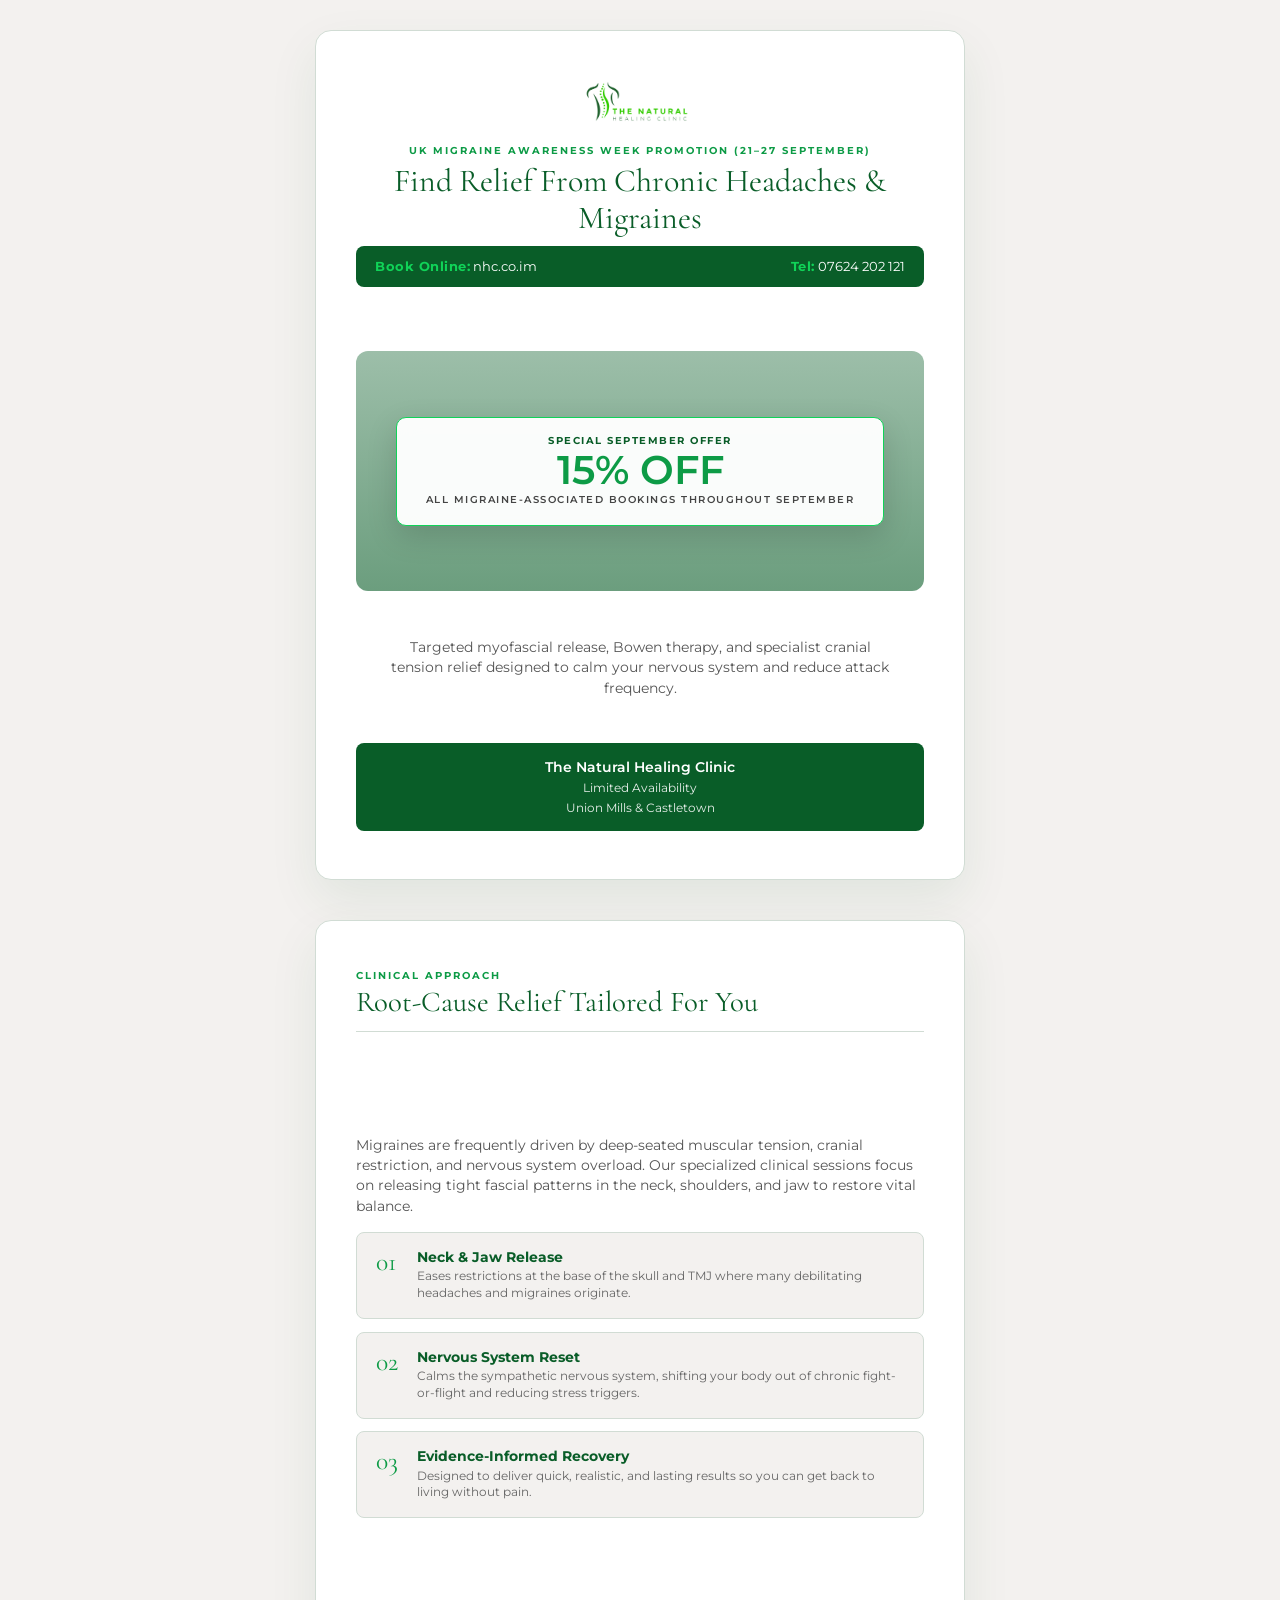
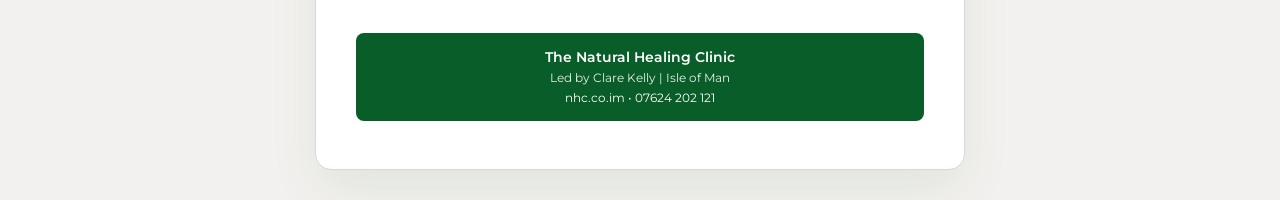
<file: flyer.html>
<!DOCTYPE html>
<html lang="en">
<head>
    <meta charset="UTF-8">
    <meta name="viewport" content="width=device-width, initial-scale=1.0">
    <title>Migraine Awareness Month Promotion | The Natural Healing Clinic</title>
    <link href="https://fonts.googleapis.com/css2?family=Cormorant+Garamond:ital,wght@0,300;0,400;0,500;0,600;1,400&family=Montserrat:wght@300;400;500;600;700&display=swap" rel="stylesheet">
    
    <style>
        :root {
            --bg-color: #f3f1ef;
            --card-bg: #ffffff;
            --text-main: #095d28;
            --primary-sage: #0d9b46;
            --gold-accent: #10d358;
            --secondary-sand: #d1dcd4;
        }

        * { margin: 0; padding: 0; box-sizing: border-box; }
        
        body {
            font-family: 'Cormorant Garamond', serif;
            background-color: var(--bg-color);
            color: var(--text-main);
            display: flex;
            flex-direction: column;
            align-items: center;
            padding: 30px 15px;
            gap: 40px;
        }

        .flyer-page {
            width: 100%;
            max-width: 650px;
            min-height: 850px;
            background: var(--card-bg);
            padding: 3rem 2.5rem;
            border-radius: 16px;
            display: flex;
            flex-direction: column;
            justify-content: space-between;
            box-shadow: 0 20px 50px rgba(9, 93, 40, 0.08);
            border: 1px solid var(--secondary-sand);
            position: relative;
            page-break-after: always;
            break-after: page;
        }

        .flyer-header {
            text-align: center;
            margin-bottom: 1rem;
        }

        .flyer-logo {
            height: 50px;
            object-fit: contain;
            margin-bottom: 0.6rem;
            display: inline-block;
        }

        .flyer-eyebrow {
            font-family: 'Montserrat', sans-serif;
            font-size: 0.65rem;
            text-transform: uppercase;
            letter-spacing: 2px;
            color: var(--primary-sage);
            font-weight: 700;
            margin-bottom: 0.4rem;
            display: block;
        }

        .flyer-header h1 {
            font-size: 2rem;
            color: var(--text-main);
            font-weight: 400;
            line-height: 1.15;
            margin-bottom: 0.6rem;
        }

        .top-contact-banner {
            background: var(--text-main);
            color: white;
            padding: 0.8rem 1.2rem;
            border-radius: 8px;
            display: flex;
            justify-content: space-between;
            align-items: center;
            font-family: 'Montserrat', sans-serif;
            margin-bottom: 1rem;
            font-size: 0.8rem;
            white-space: nowrap;
        }
        .top-contact-banner a { color: white !important; text-decoration: none; }
        .top-contact-banner strong { color: var(--gold-accent); letter-spacing: 0.5px; }

        .flyer-hero-image {
            position: relative;
            height: 240px;
            background: linear-gradient(rgba(9, 93, 40, 0.4), rgba(9, 93, 40, 0.6)), url('https://images.unsplash.com/photo-1544367567-0f2fcb009e0b?auto=format&fit=crop&w=1200&q=80') center/cover no-repeat;
            border-radius: 12px;
            display: flex;
            align-items: center;
            justify-content: center;
            text-align: center;
            padding: 1rem;
            margin-bottom: 0.8rem;
        }

        .discount-badge {
            background: rgba(255, 255, 255, 0.96);
            backdrop-filter: blur(10px);
            padding: 1rem 1.8rem;
            border-radius: 10px;
            border: 1px solid var(--gold-accent);
            box-shadow: 0 10px 30px rgba(0,0,0,0.15);
        }

        .discount-badge span {
            font-family: 'Montserrat', sans-serif;
            font-size: 0.65rem;
            text-transform: uppercase;
            letter-spacing: 1.5px;
            color: var(--text-main);
            display: block;
            font-weight: 700;
            margin-bottom: 0.2rem;
        }

        .discount-badge h2 {
            font-size: 2.5rem;
            color: var(--primary-sage);
            font-weight: 600;
            line-height: 1;
            font-family: 'Montserrat', sans-serif;
        }

        .flyer-body-intro {
            font-family: 'Montserrat', sans-serif;
            font-size: 0.85rem;
            color: #555;
            text-align: center;
            line-height: 1.5;
            max-width: 500px;
            margin: 0 auto;
        }

        .highlight-box {
            background: var(--bg-color);
            padding: 1rem 1.2rem;
            border-radius: 8px;
            border: 1px solid var(--secondary-sand);
            margin-bottom: 0.8rem;
            display: flex;
            gap: 1.0rem;
            align-items: flex-start;
        }

        .highlight-box strong {
            font-family: 'Montserrat', sans-serif;
            font-size: 0.85rem;
            color: var(--text-main);
            display: block;
            margin-bottom: 0.2rem;
        }

        .highlight-box span {
            font-family: 'Montserrat', sans-serif;
            font-size: 0.75rem;
            color: #666;
            line-height: 1.4;
            display: block;
        }

        /* 3-LINE CENTRALIZED FOOTER */
        .flyer-footer {
            background: var(--text-main);
            color: white;
            padding: 1rem 1.5rem;
            border-radius: 8px;
            display: flex;
            flex-direction: column;
            text-align: center;
            gap: 0.3rem;
            font-family: 'Montserrat', sans-serif;
            margin-top: 0.8rem;
        }
        
        .flyer-footer a {
            color: white !important;
            text-decoration: none;
        }

        @media print {
            body { background: white; padding: 0; }
            .flyer-page { box-shadow: none; border: none; width: 100%; max-width: none; min-height: 100vh; margin: 0; page-break-after: always; }
        }
    </style>
</head>
<body>

    <!-- ================= PAGE 1 ================= -->
    <div class="flyer-page">
        <div class="flyer-header">
            <img src="./logo.png" alt="The Natural Healing Clinic" class="flyer-logo" onerror="this.onerror=null; this.src='data:image/svg+xml;utf8,<svg xmlns=\'http://www.w3.org/2000/svg\' width=\'150\' height=\'50\'><text x=\'0\' y=\'30\' font-family=\'serif\' font-size=\'20\' fill=\'%23095d28\'>The NHC</text></svg>';">
            <span class="flyer-eyebrow">UK Migraine Awareness Week Promotion (21–27 September)</span>
            <h1>Find Relief From Chronic Headaches & Migraines</h1>
            
            <div class="top-contact-banner">
                <div><strong>Book Online:</strong> <a href="https://nhc.co.im">nhc.co.im</a></div>
                <div><strong>Tel:</strong> <a href="tel:07624202121">07624 202 121</a></div>
            </div>
        </div>

        <div class="flyer-hero-image">
            <div class="discount-badge">
                <span>Special September Offer</span>
                <h2>15% OFF</h2>
                <span style="font-size: 0.65rem; margin-top: 0.2rem; color: #444; font-weight: 600;">All Migraine-Associated Bookings Throughout September</span>
            </div>
        </div>

        <p class="flyer-body-intro">
            Targeted myofascial release, Bowen therapy, and specialist cranial tension relief designed to calm your nervous system and reduce attack frequency.
        </p>

        <div class="flyer-footer">
            <strong style="font-size: 0.85rem; font-weight: 600;">The Natural Healing Clinic</strong>
            <span style="font-size: 0.75rem; opacity: 0.9;">Limited Availability</span>
            <span style="font-size: 0.75rem; opacity: 0.9;">Union Mills & Castletown</span>
        </div>
    </div>

    <!-- ================= PAGE 2 ================= -->
    <div class="flyer-page">
        <div class="flyer-header" style="text-align: left; border-bottom: 1px solid var(--secondary-sand); padding-bottom: 0.8rem; margin-bottom: 0.8rem;">
            <span class="flyer-eyebrow" style="margin-bottom: 0.2rem;">Clinical Approach</span>
            <h1 style="font-size: 1.8rem; margin-bottom: 0;">Root-Cause Relief Tailored For You</h1>
        </div>

        <div style="text-align: left;">
            <p style="font-family: 'Montserrat', sans-serif; font-size: 0.85rem; color: #555; line-height: 1.5; margin-bottom: 1rem;">
                Migraines are frequently driven by deep-seated muscular tension, cranial restriction, and nervous system overload. Our specialized clinical sessions focus on releasing tight fascial patterns in the neck, shoulders, and jaw to restore vital balance.
            </p>

            <div class="highlight-box">
                <div style="font-family: 'Cormorant Garamond'; font-size: 1.6rem; color: var(--primary-sage); line-height: 1; min-width: 25px;">01</div>
                <div>
                    <strong>Neck & Jaw Release</strong>
                    <span>Eases restrictions at the base of the skull and TMJ where many debilitating headaches and migraines originate.</span>
                </div>
            </div>

            <div class="highlight-box">
                <div style="font-family: 'Cormorant Garamond'; font-size: 1.6rem; color: var(--primary-sage); line-height: 1; min-width: 25px;">02</div>
                <div>
                    <strong>Nervous System Reset</strong>
                    <span>Calms the sympathetic nervous system, shifting your body out of chronic fight-or-flight and reducing stress triggers.</span>
                </div>
            </div>

            <div class="highlight-box">
                <div style="font-family: 'Cormorant Garamond'; font-size: 1.6rem; color: var(--primary-sage); line-height: 1; min-width: 25px;">03</div>
                <div>
                    <strong>Evidence-Informed Recovery</strong>
                    <span>Designed to deliver quick, realistic, and lasting results so you can get back to living without pain.</span>
                </div>
            </div>
        </div>

        <div class="flyer-footer">
            <strong style="font-size: 0.85rem; font-weight: 600;">The Natural Healing Clinic</strong>
            <span style="font-size: 0.75rem; opacity: 0.9;">Led by Clare Kelly | Isle of Man</span>
            <span style="font-size: 0.75rem;"><a href="https://nhc.co.im">nhc.co.im</a> &bull; <a href="tel:07624202121">07624 202 121</a></span>
        </div>
    </div>

</body>
</html>
</file>
<file: style.css>
:root { 
    --bg-color: #f3f1ef;        
    --card-bg: #ffffff;          
    --text-main: #095d28;        
    --primary-sage: #0d9b46;    
    --sage-hover: #095d28;       
    --gold-accent: #10d358;      
    --bright-accent: #12db14;    
    --secondary-sand: #d1dcd4;  
}

* { margin: 0; padding: 0; box-sizing: border-box; -webkit-tap-highlight-color: transparent; }

body { 
    font-family: 'Cormorant Garamond', serif; 
    background-color: var(--bg-color); 
    color: var(--text-main); 
    line-height: 1.8; 
    font-size: 1.15rem; 
    overflow-x: hidden; 
    -webkit-user-select: none; 
    user-select: none;
}

input, textarea, select { -webkit-user-select: auto; user-select: auto; }

h1, h2 { font-family: 'Cormorant Garamond', serif; font-weight: 400; color: var(--text-main); line-height: 1.2; }
h3, h4, h5, .btn, .price-amount, .section-subtitle, label { font-family: 'Montserrat', sans-serif; }

nav { 
    display: flex; 
    justify-content: space-between; 
    align-items: center; 
    padding: calc(1rem + env(safe-area-inset-top)) 5% 1rem 5%; 
    background-color: rgba(255, 255, 255, 0.98); 
    backdrop-filter: blur(15px); 
    position: sticky; 
    top: 0; 
    z-index: 100; 
    border-bottom: 1px solid var(--secondary-sand); 
    box-shadow: 0 4px 30px rgba(9, 93, 40, 0.03); 
}
.nav-brand-logo { height: 45px; width: auto; cursor: pointer; transition: opacity 0.3s ease; object-fit: contain; }
.nav-brand-logo:hover { opacity: 0.8; }

.desktop-nav-links { display: none; align-items: center; gap: 2rem; }
.nav-link-text { font-size: 0.75rem; font-weight: 600; text-transform: uppercase; letter-spacing: 2px; color: var(--text-main); cursor: pointer; transition: color 0.3s; }
.nav-link-text:hover { color: var(--primary-sage); }

.desktop-admin-nav { display: none; align-items: center; gap: 1.5rem; }
.desktop-admin-nav span { cursor: pointer; font-family: 'Montserrat', sans-serif; font-size: 0.8rem; font-weight: 700; text-transform: uppercase; letter-spacing: 1px; color: #888; transition: color 0.2s; }
.desktop-admin-nav span:hover, .desktop-admin-nav span.active { color: var(--primary-sage); }

.mobile-menu-btn { background: none; border: none; cursor: pointer; display: flex; flex-direction: column; gap: 6px; padding: 0.5rem; z-index: 102; }
.mobile-menu-btn span { display: block; width: 30px; height: 1px; background-color: var(--text-main); transition: transform 0.3s ease; }

.mobile-drawer { position: fixed; top: 0; right: -100%; width: 100%; height: 100vh; background-color: var(--card-bg); z-index: 101; display: flex; flex-direction: column; justify-content: center; align-items: center; gap: 2.5rem; transition: right 0.4s cubic-bezier(0.16, 1, 0.3, 1); padding: 2rem; border-left: 1px solid var(--secondary-sand); }
.mobile-drawer.open { right: 0; }
.mobile-drawer-link { font-family: 'Montserrat', sans-serif; font-size: 1.1rem; font-weight: 500; text-transform: uppercase; letter-spacing: 3px; color: var(--text-main); text-decoration: none; cursor: pointer; transition: color 0.3s; }

.btn { display: inline-block; padding: 1.1rem 2.5rem; text-decoration: none; font-size: 0.75rem; font-weight: 600; letter-spacing: 2px; text-transform: uppercase; border-radius: 6px; cursor: pointer; border: 1px solid var(--primary-sage); background-color: var(--primary-sage); color: white; transition: all 0.3s ease; text-align: center; display: inline-flex; align-items: center; justify-content: center; box-shadow: 0 10px 30px rgba(13, 155, 70, 0.15); }
.btn:active { transform: scale(0.98); }
.btn-outline { background-color: transparent; color: var(--text-main); border-color: var(--secondary-sand); box-shadow: none; }

.page-screen { display: none; animation: fadeIn 0.4s ease; }
.page-screen.visible { display: block; }
@keyframes fadeIn { from { opacity: 0; transform: translateY(10px); } to { opacity: 1; transform: translateY(0); } }

.hero { text-align: center; padding: 10rem 6%; background: linear-gradient(rgba(243, 241, 239, 0.93), rgba(243, 241, 239, 0.98)), url('./clinical-herb.jpeg') center/cover; border-bottom: 1px solid var(--secondary-sand); }
.hero h1 { font-size: 3.5rem; margin-bottom: 1.2rem; letter-spacing: -0.5px; }
.hero p { font-size: 1.3rem; margin-bottom: 3rem; color: var(--primary-sage); max-width: 650px; margin-left: auto; margin-right: auto; font-style: italic; }

.section { padding: 8rem 6%; display: flex; flex-wrap: wrap; align-items: center; gap: 5rem; max-width: 1250px; margin: 0 auto; }
.section-text { flex: 1.2; min-width: 280px; }
.section-image-wrapper { flex: 1; min-width: 280px; position: relative; }

.image-arch-container { position: relative; border-radius: 200px 200px 8px 8px; overflow: hidden; box-shadow: 0 40px 80px rgba(9, 93, 40, 0.1); border: 1px solid var(--secondary-sand); background-color: var(--secondary-sand); }
.image-arch { width: 100%; height: 550px; object-fit: cover; display: block; }

.image-floating-badge { position: absolute; bottom: -20px; left: 25px; right: 25px; background: rgba(255, 255, 255, 0.98); backdrop-filter: blur(12px); padding: 1.8rem; border-radius: 8px; border: 1px solid var(--secondary-sand); box-shadow: 0 15px 40px rgba(9, 93, 40, 0.05); }
.image-floating-badge span { font-family: 'Montserrat', sans-serif; font-size: 0.7rem; text-transform: uppercase; letter-spacing: 2px; color: var(--primary-sage); display: block; margin-bottom: 0.5rem; font-weight: 700; }
.image-floating-badge p { font-size: 1.1rem; color: var(--text-main); font-style: italic; margin: 0; }

.section-subtitle { font-size: 0.75rem; text-transform: uppercase; letter-spacing: 3px; color: var(--primary-sage); margin-bottom: 1.2rem; display: block; font-weight: 600; border-bottom: 1px solid var(--gold-accent); display: inline-block; padding-bottom: 0.3rem;}
h2 { font-size: 2.8rem; margin-bottom: 1.5rem; }

.help-list { column-count: 1; list-style: none; color: var(--text-main); font-size: 1.1rem; margin-top: 2rem; }
.help-list li { margin-bottom: 1rem; position: relative; padding-left: 2rem; }
.help-list li::before { content: "—"; position: absolute; left: 0; color: var(--gold-accent); font-weight: bold; }

.pathway-section { padding: 8rem 6%; background-color: var(--card-bg); border-top: 1px solid var(--secondary-sand); }
.pathway-grid { display: grid; grid-template-columns: 1fr; gap: 2.5rem; max-width: 1200px; margin: 0 auto; }
.pathway-card { padding: 3rem 2.5rem; border: 1px solid var(--secondary-sand); border-radius: 8px; background: var(--card-bg); position: relative; }
.pathway-card h4 { color: var(--text-main); font-size: 1.2rem; margin-bottom: 1rem; line-height: 1.4; font-weight: 600; }
.pathway-card p { color: #555; font-size: 1rem; line-height: 1.7; margin: 0;}
.pathway-number { font-family: 'Cormorant Garamond'; font-size: 2.5rem; color: var(--secondary-sand); margin-bottom: 1rem; display: block; line-height: 1; font-style: italic; }

.pricing-section { padding: 8rem 6%; border-top: 1px solid var(--secondary-sand); background-color: var(--bg-color); }
.pricing-grid { display: grid; grid-template-columns: 1fr; gap: 2.5rem; max-width: 1200px; margin: 4rem auto 0 auto; }
.price-card { background: var(--card-bg); padding: 3rem 2rem; border-radius: 12px; border: 1px solid var(--secondary-sand); text-align: center; position: relative; transition: transform 0.3s, box-shadow 0.3s; display: flex; flex-direction: column; justify-content: space-between; }
.price-card:hover { transform: translateY(-5px); box-shadow: 0 20px 40px rgba(9, 93, 40, 0.08); border-color: var(--primary-sage); }
.price-card.featured { border: 2px solid var(--primary-sage); transform: scale(1.05); box-shadow: 0 20px 50px rgba(13, 155, 70, 0.12); z-index: 2; }
.price-card.featured:hover { transform: scale(1.05) translateY(-5px); }
.featured-badge { position: absolute; top: -15px; left: 50%; transform: translateX(-50%); background: var(--primary-sage); color: white; padding: 0.4rem 1.5rem; font-size: 0.75rem; font-weight: 700; letter-spacing: 2px; text-transform: uppercase; border-radius: 20px; white-space: nowrap; }
.price-title { font-family: 'Cormorant Garamond'; font-size: 1.8rem; color: var(--text-main); margin-bottom: 0.5rem; line-height: 1.2; }
.price-duration { font-size: 0.8rem; color: var(--primary-sage); text-transform: uppercase; letter-spacing: 1px; font-weight: 600; margin-bottom: 1.5rem; }
.price-amount { font-size: 3rem; color: var(--text-main); margin-bottom: 2rem; font-weight: 300; line-height: 1; }
.price-amount span { font-size: 1.2rem; color: #888; text-decoration: line-through; margin-left: 0.5rem; font-weight: 400; }
.price-features { list-style: none; margin-bottom: 2.5rem; text-align: left; }
.price-features li { margin-bottom: 1rem; font-size: 0.95rem; color: #555; padding-left: 1.5rem; position: relative; }
.price-features li::before { content: "✓"; position: absolute; left: 0; color: var(--gold-accent); font-weight: bold; }

.form-container { max-width: 100%; margin: 3rem 5%; background: var(--card-bg); padding: 4rem 2rem; border-radius: 12px; box-shadow: 0 20px 50px rgba(9, 93, 40, 0.05); border: 1px solid var(--secondary-sand); }
.form-container h2 { text-align: center; margin-bottom: 1rem; }

.portal-logo { height: 70px; max-width: 100%; object-fit: contain; display: block; margin: 0 auto 1.5rem auto; }

.form-row { display: flex; flex-direction: column; gap: 0; }

label { display: block; font-size: 0.7rem; text-transform: uppercase; letter-spacing: 1.5px; color: var(--text-main); margin-bottom: 0.8rem; font-weight: 700;}
input, select, textarea { width: 100%; padding: 1.1rem 1.2rem; margin-bottom: 2rem; border: 1px solid var(--secondary-sand); border-radius: 8px; background: var(--bg-color); font-family: 'Montserrat', sans-serif; font-size: 1rem; color: var(--text-main); transition: all 0.3s; appearance: none; -webkit-appearance: none; }
input:focus, select:focus, textarea:focus { border-color: var(--primary-sage); outline: none; background: white; box-shadow: 0 0 0 2px rgba(13,155,70,0.1); }
textarea { resize: vertical; height: 120px; }

.chat-box { height: 300px; overflow-y: auto; -webkit-overflow-scrolling: touch; background: var(--bg-color); padding: 1.5rem; border-radius: 8px; margin-bottom: 1.5rem; display: flex; flex-direction: column; gap: 1rem; border: 1px solid var(--secondary-sand); }
.msg { padding: 1rem; border-radius: 8px; max-width: 85%; font-size: 0.95rem; line-height: 1.5; }
.msg.client { background: var(--primary-sage); color: white; align-self: flex-end; }
.msg.admin { background: white; border: 1px solid var(--secondary-sand); align-self: flex-start; box-shadow: 0 4px 15px rgba(9, 93, 40, 0.03); color: var(--text-main); }

.journal-accordion { background-color: var(--bg-color); color: var(--text-main); cursor: pointer; padding: 1.2rem; width: 100%; border: 1px solid var(--secondary-sand); border-radius: 8px; text-align: left; font-size: 0.8rem; font-family: 'Montserrat', sans-serif; font-weight: 700; text-transform: uppercase; letter-spacing: 1.5px; display: flex; justify-content: space-between; align-items: center; margin-bottom: 1.0rem; transition: all 0.3s; }
.journal-accordion.active { background-color: var(--primary-sage); color: white; border-color: var(--primary-sage); }
.journal-panel { padding: 0 1.2rem; background-color: white; max-height: 0; overflow: hidden; transition: max-height 0.4s ease-out; border-left: 1px solid var(--secondary-sand); border-right: 1px solid var(--secondary-sand); margin-top: -1rem; margin-bottom: 2rem; border-bottom: 1px solid transparent; border-radius: 0 0 8px 8px; }
.journal-panel.show { padding: 2rem 1.2rem; max-height: 4000px; border-bottom: 1px solid var(--secondary-sand); overflow: visible; }

.macro-grid { display: grid; grid-template-columns: repeat(2, 1fr); gap: 1rem; margin-bottom: 1.5rem; }
.macro-grid div { display: flex; flex-direction: column; }
.macro-grid label { font-size: 0.65rem; text-align: left; letter-spacing: 1px; color: var(--primary-sage); margin-bottom: 0.5rem; font-weight: 700; border: none; padding: 0;}
.macro-grid input { padding: 0.9rem 0.8rem; font-size: 1rem; text-align: left; margin-bottom: 0; font-weight: 500; }

.micro-grid { display: grid; grid-template-columns: repeat(2, 1fr); gap: 1rem; margin-top: 1.2rem; margin-bottom: 1.5rem; }
.micro-grid div { display: flex; flex-direction: column; }
.micro-grid label { font-size: 0.6rem; text-align: left; letter-spacing: 1px; color: var(--text-main); margin-bottom: 0.5rem; font-weight: 600; border: none; padding: 0;}
.micro-grid input { padding: 0.8rem; font-size: 0.95rem; text-align: left; margin-bottom: 0; background-color: var(--bg-color); }

.meal-section { border-bottom: 1px solid var(--secondary-sand); padding-bottom: 2rem; margin-bottom: 2rem; }
.meal-section h5 { font-family: 'Montserrat'; font-size: 0.9rem; color: var(--text-main); margin-bottom: 1.2rem; text-transform: uppercase; letter-spacing: 1px; font-weight: 700; }

.daily-totals-macro { background: var(--text-main); color: white; padding: 1.5rem; border-radius: 8px; margin-top: 1rem; display: grid; grid-template-columns: repeat(2, 1fr); gap: 1.5rem; font-family: 'Montserrat'; }
.daily-totals-macro span { font-size: 0.6rem; color: var(--secondary-sand); letter-spacing: 2px; display: block; margin-bottom: 0.4rem; font-weight: 700; }

.daily-totals-micro { background: var(--bg-color); color: var(--text-main); padding: 1.5rem; border-radius: 8px; margin-bottom: 2rem; display: grid; grid-template-columns: repeat(2, 1fr); gap: 1.5rem; font-family: 'Montserrat'; border: 1px solid var(--secondary-sand); border-top: none; }
.daily-totals-micro span { font-size: 0.6rem; color: var(--text-main); letter-spacing: 1.5px; display: block; margin-bottom: 0.4rem; font-weight: 700; }

.premium-list-item { padding: 1.2rem; border-bottom: 1px solid var(--secondary-sand); cursor: pointer; transition: background 0.2s; border-radius: 8px; margin-bottom: 0.4rem; background: white; }
.premium-list-item strong { color: var(--primary-sage); font-family: 'Montserrat'; font-size: 0.95rem; font-weight: 700;}
.premium-list-item span { font-size: 0.8rem; color: #666; font-family: 'Montserrat'; display: block; margin-top: 0.4rem; line-height: 1.5; }

#reader { width: 100%; display: none; margin-bottom: 1.5rem; border-radius: 8px; overflow: hidden; border: 1px solid var(--primary-sage); box-shadow: 0 10px 30px rgba(9, 93, 40, 0.1); }

.pwa-overlay { position: fixed; top: 0; left: 0; width: 100%; height: 100vh; background: rgba(243, 241, 239, 0.95); backdrop-filter: blur(10px); z-index: 9999; display: none; justify-content: center; align-items: flex-end; padding-bottom: env(safe-area-inset-bottom); animation: fadeIn 0.4s ease; }
.pwa-card { background: white; width: 100%; padding: 3rem 2rem 4rem 2rem; border-radius: 24px 24px 0 0; border-top: 1px solid var(--primary-sage); box-shadow: 0 -10px 40px rgba(9, 93, 40, 0.15); text-align: center; animation: slideUp 0.5s cubic-bezier(0.16, 1, 0.3, 1); }
@keyframes slideUp { from { transform: translateY(100%); opacity: 0; } to { transform: translateY(0); opacity: 1; } }
.pwa-icon { width: 70px; height: 70px; border-radius: 16px; box-shadow: 0 10px 20px rgba(0,0,0,0.1); margin: 0 auto 1.5rem auto; display: block; object-fit: cover; }
.pwa-title { font-family: 'Cormorant Garamond', serif; font-size: 2rem; color: var(--text-main); margin-bottom: 0.5rem; line-height: 1.1; }
.pwa-subtitle { font-family: 'Montserrat', sans-serif; font-size: 0.9rem; color: #666; margin-bottom: 2rem; line-height: 1.5; }
.pwa-steps { background: var(--bg-color); border: 1px solid var(--secondary-sand); padding: 1.5rem; border-radius: 12px; text-align: left; font-family: 'Montserrat', sans-serif; font-size: 0.95rem; color: var(--text-main); line-height: 1.6; margin-bottom: 2rem; }
.pwa-close-btn { font-family: 'Montserrat', sans-serif; font-size: 0.75rem; text-transform: uppercase; letter-spacing: 1px; color: #888; background: none; border: none; cursor: pointer; text-decoration: underline; margin-top: 1.5rem; padding: 1rem;}

footer { padding: 0 6% 4rem 6%; border-top: 1px solid var(--secondary-sand); color: #555; background: var(--card-bg); display: flex; flex-direction: column; text-align: center; gap: 2.5rem; max-width: 1300px; margin: 0 auto; padding-bottom: calc(4rem + env(safe-area-inset-bottom));}
.footer-logo-wrapper { width: 100%; border-bottom: 1px solid var(--secondary-sand); padding-bottom: 3rem; margin-bottom: 3rem; margin-top: 4rem; text-align: center; }
.footer-brand-logo { height: 70px; object-fit: contain; }
.footer-col h4 { color: var(--text-main); margin-bottom: 1rem; font-size: 0.85rem; text-transform: uppercase; letter-spacing: 2px; font-weight: 700; }

/* Professional Services Grid Fix */
.services-grid-container {
    display: grid;
    grid-template-columns: repeat(auto-fit, minmax(300px, 1fr));
    gap: 2rem;
    max-width: 1200px;
    margin: 3rem auto;
    padding: 0 5%;
}

@media (min-width: 768px) {
    .pathway-grid { grid-template-columns: repeat(2, 1fr); }
    .macro-grid { grid-template-columns: repeat(4, 1fr); }
    .micro-grid { grid-template-columns: repeat(5, 1fr); }
    .macro-grid label, .micro-grid label { text-align: center; }
    .macro-grid input, .micro-grid input { text-align: center; }
    .daily-totals-macro, .daily-totals-micro { display: flex; justify-content: space-between; }
    
    .form-row { flex-direction: row; gap: 1.5rem; }
    .form-row > div { flex: 1; }
}

@media (min-width: 900px) {
    .nav-brand-logo { height: 60px; } 
    .mobile-menu-btn { display: none; }
    .desktop-nav-links { display: flex; }
    
    .desktop-admin-nav { display: flex !important; }

    .pathway-grid { grid-template-columns: repeat(3, 1fr); }
    .pricing-grid { grid-template-columns: repeat(3, 1fr); }
    .form-container { max-width: 500px; padding: 4rem; }
    .dashboard-container { grid-template-columns: 2fr 1fr; padding: 0 6%; margin: 4rem auto; gap: 3rem; }
    footer { flex-direction: row; text-align: left; justify-content: space-between; padding: 0 6% 6rem 6%; }
}

.dashboard-container {
    max-width: 1200px !important;
    margin: 3rem auto !important;
    padding: 0 2rem !important;
    display: grid !important;
    grid-template-columns: 1fr !important;
    gap: 2.5rem !important;
}

@media(min-width: 900px) {
    .dashboard-container {
        grid-template-columns: 1fr 1fr !important;
        align-items: start !important;
    }
}
.portal-welcome-banner {
    background: linear-gradient(135deg, var(--card-bg), #eae6e1);
    padding: 3rem 4%;
    border-bottom: 1px solid var(--secondary-sand);
    display: flex;
    justify-content: space-between;
    align-items: center;
    flex-wrap: wrap;
    gap: 1.5rem;
}
.dash-card {
    background: white;
    border: 1px solid var(--secondary-sand);
    border-radius: 12px;
    padding: 2.5rem;
    box-shadow: 0 10px 30px rgba(9, 93, 40, 0.03);
    margin-bottom: 2rem;
}
.dash-card h3 {
    font-family: 'Cormorant Garamond', serif;
    font-size: 1.8rem;
    color: var(--text-main);
    margin-top: 0;
    margin-bottom: 1.5rem;
    border-bottom: 1px solid var(--secondary-sand);
    padding-bottom: 0.8rem;
}
.dash-card label {
    font-family: 'Montserrat', sans-serif;
    font-size: 0.75rem;
    text-transform: uppercase;
    letter-spacing: 1.5px;
    color: #666;
    margin-bottom: 0.5rem;
    display: block;
    font-weight: 600;
}
.dash-card input, .dash-card select, .dash-card textarea {
    width: 100%;
    padding: 0.9rem 1rem;
    border: 1px solid var(--secondary-sand);
    border-radius: 8px;
    background: var(--bg-color);
    font-family: 'Montserrat', sans-serif;
    font-size: 0.95rem;
    margin-bottom: 1.2rem;
    color: var(--text-main);
}
.dash-card input:focus, .dash-card select:focus {
    outline: none;
    border-color: var(--primary-sage);
    background: white;
}

/* Premium Footer Styling */
.clinic-footer {
    background-color: #f9f8f6;
    padding: 6rem 5% 3rem 5%;
    border-top: 1px solid #eaeaea;
    font-family: 'Montserrat', sans-serif;
    color: #555;
    margin-top: 4rem;
}
.footer-grid {
    max-width: 1200px;
    margin: 0 auto;
    display: grid;
    grid-template-columns: repeat(auto-fit, minmax(280px, 1fr));
    gap: 4rem;
    margin-bottom: 4rem;
}
.footer-brand img {
    height: 55px;
    margin-bottom: 1.5rem;
}
.footer-brand p {
    font-family: 'Cormorant Garamond', serif;
    font-style: italic;
    font-size: 1.2rem;
    line-height: 1.6;
    color: #666;
    max-width: 300px;
}
.footer-col h4 {
    font-size: 0.8rem;
    text-transform: uppercase;
    letter-spacing: 2px;
    color: #095d28;
    margin-bottom: 1.5rem;
    font-weight: 700;
}
.footer-col a {
    font-size: 0.95rem;
    line-height: 1.8;
    color: #555;
    text-decoration: none;
    display: block;
    margin-bottom: 0.8rem;
    transition: color 0.2s;
}
.footer-col p {
    font-size: 0.95rem;
    line-height: 1.8;
    color: #555;
    margin-bottom: 0.8rem;
}
.footer-col a:hover {
    color: #095d28;
}
.footer-bottom {
    max-width: 1200px;
    margin: 0 auto;
    padding-top: 2rem;
    border-top: 1px solid #eaeaea;
    display: flex;
    flex-wrap: wrap;
    justify-content: space-between;
    align-items: center;
    gap: 1rem;
    font-size: 0.8rem;
    color: #999;
}
.footer-bottom-links a {
    color: #999;
    text-decoration: none;
    margin-left: 1.5rem;
    transition: color 0.2s;
}
.footer-bottom-links a:hover {
    color: #095d28;
}

/* NUCLEAR MOBILE FOOTER FIX */
@media (max-width: 768px) {
    .clinic-footer { 
        padding: 3rem 5% !important; 
        text-align: center !important; 
    }
    .footer-grid { 
        grid-template-columns: 1fr !important; 
        gap: 2.5rem !important; 
        margin-bottom: 2rem !important;
    }
    .footer-brand img { 
        margin: 0 auto 1.5rem auto !important; 
        display: block !important; 
    }
    .footer-brand p { 
        margin: 0 auto !important; 
    }
    .footer-col {
        text-align: center !important;
    }
    .footer-bottom { 
        flex-direction: column !important; 
        gap: 1.5rem !important; 
    }
    .footer-bottom-links { 
        margin-top: 0 !important; 
        display: flex !important; 
        flex-direction: column !important; 
        gap: 1rem !important; 
    }
    .footer-bottom-links a { 
        margin: 0 !important; 
    }
}
}
</file>
